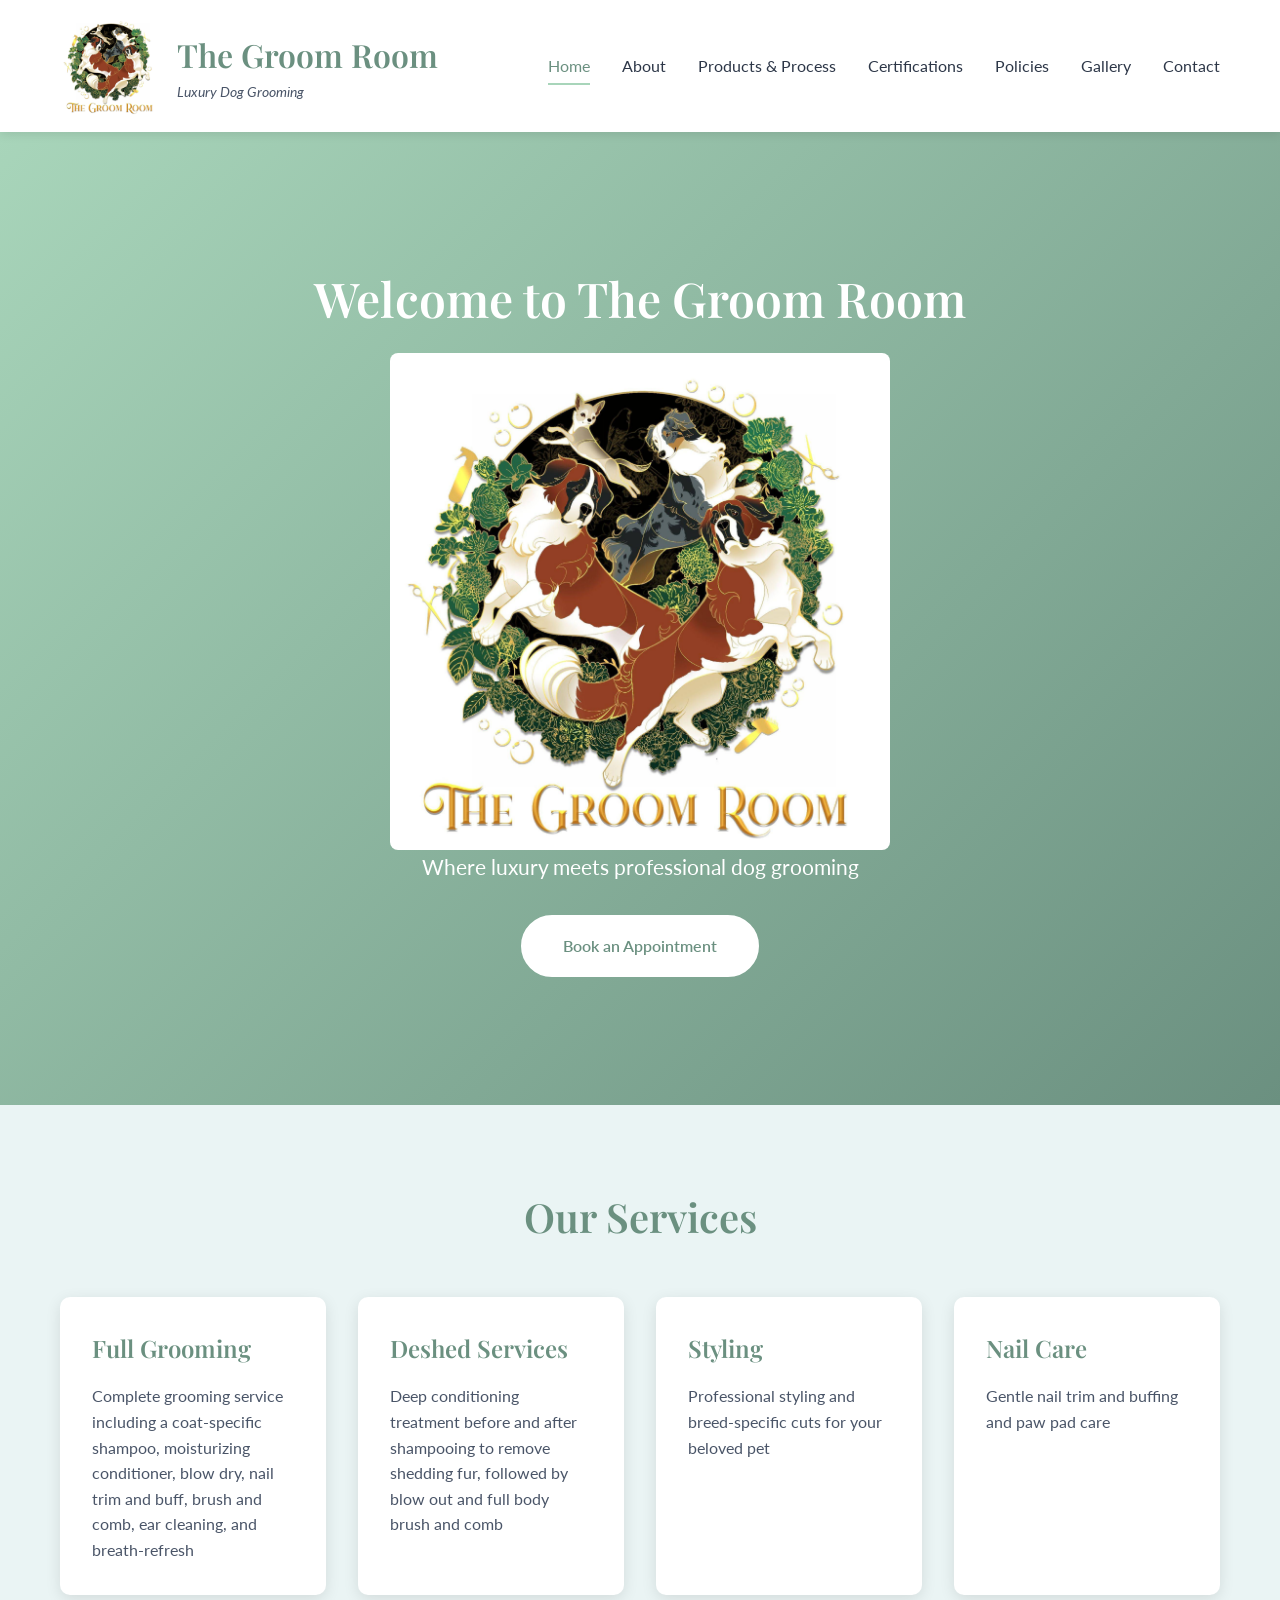
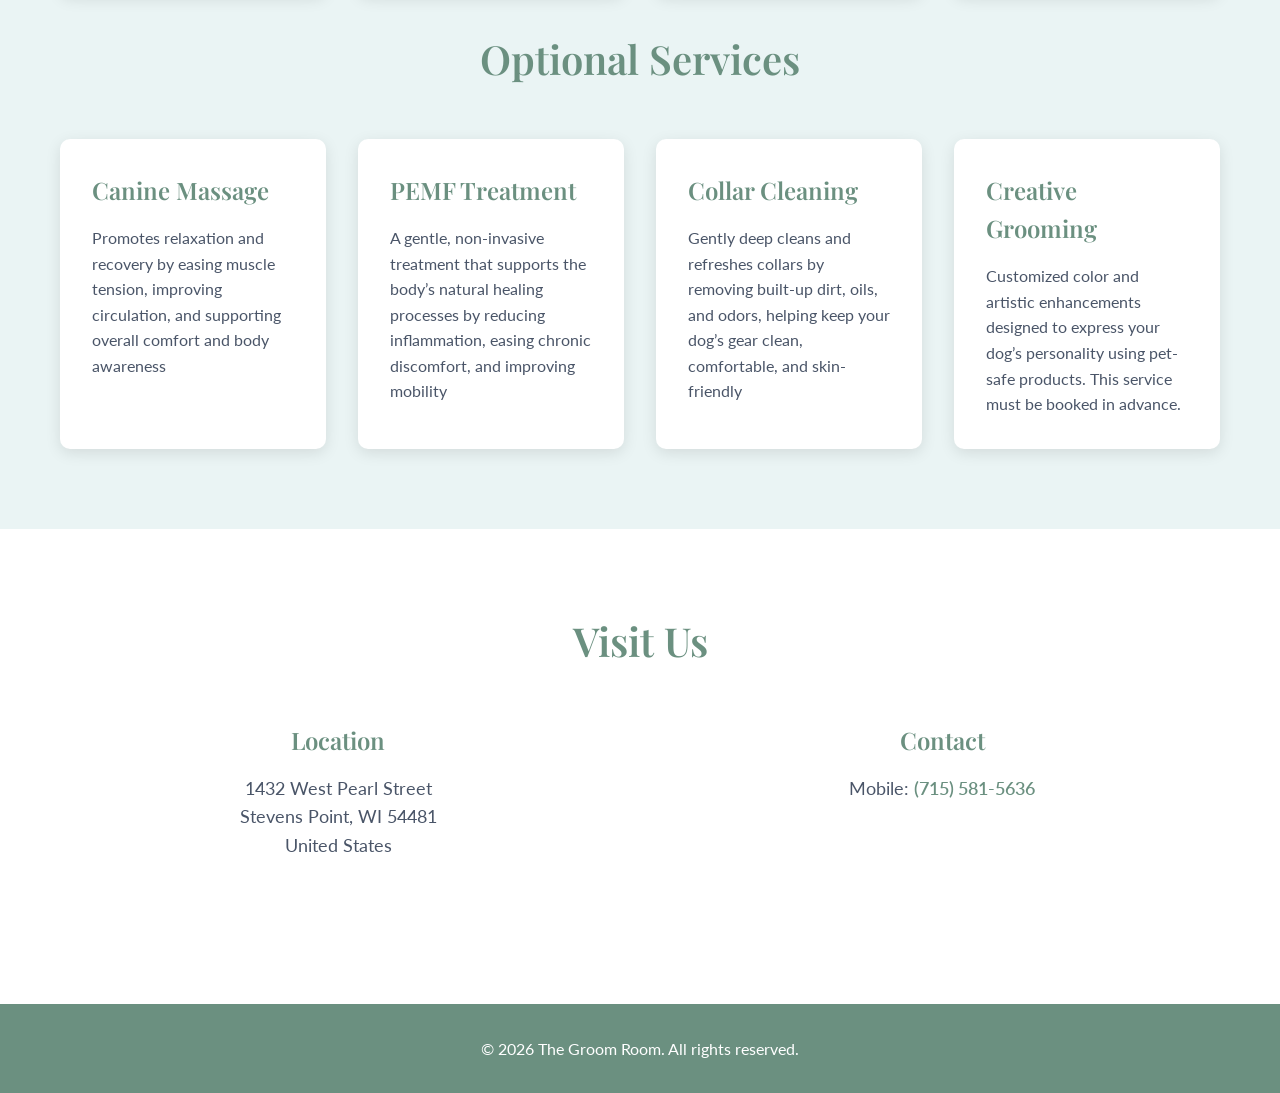
<file: index.html>
<!DOCTYPE html>
<html lang="en">
<head>
    <meta charset="UTF-8">
    <meta name="viewport" content="width=device-width, initial-scale=1.0">
    <title>The Groom Room - Luxury Dog Grooming</title>
    <link rel="stylesheet" href="styles.css">
    <link href="https://fonts.googleapis.com/css2?family=Playfair+Display:wght@400;600;700&family=Lato:wght@300;400;700&display=swap" rel="stylesheet">
</head>
<body>
    <header>
        <div class="container">
            <div class="logo">
                <img src="Photos/logo.jpg" alt="The Groom Room Logo" class="logo-img">
                <div class="logo-text">
                    <h1>The Groom Room</h1>
                    <p class="tagline">Luxury Dog Grooming</p>
                </div>
            </div>
            <nav>
                <ul>
                    <li><a href="index.html" class="active">Home</a></li>
                    <li><a href="about.html">About</a></li>
                    <li><a href="products.html">Products & Process</a></li>
                    <li><a href="certifications.html">Certifications</a></li>
                    <li><a href="policies.html">Policies</a></li>
                    <li><a href="gallery.html">Gallery</a></li>
                    <li><a href="contact.html">Contact</a></li>
                </ul>
            </nav>
        </div>
    </header>

    <section class="hero">
        <div class="hero-content">
            <h2>Welcome to The Groom Room</h2>
            <img src="Photos/logo.jpg" alt="The Groom Room Logo" class="logo2-img">
            <p>Where luxury meets professional dog grooming</p>
            <a href="contact.html" class="btn">Book an Appointment</a>
        </div>
    </section>

    <section class="services">
        <div class="container">
            <h2>Our Services</h2>
            <div class="service-grid">
                <div class="service-card">
                    <h3>Full Grooming</h3>
                    <p>Complete grooming service including a coat-specific shampoo, moisturizing conditioner, blow dry, nail trim and buff, brush and comb, ear cleaning, and breath-refresh</p>
                </div>
                <div class="service-card">
                    <h3>Deshed Services</h3>
                    <p>Deep conditioning treatment before and after shampooing to remove shedding fur, followed by blow out and full body brush and comb</p>
                </div>
                <div class="service-card">
                    <h3>Styling</h3>
                    <p>Professional styling and breed-specific cuts for your beloved pet</p>
                </div>
                <div class="service-card">
                    <h3>Nail Care</h3>
                    <p>Gentle nail trim and buffing and paw pad care</p>
                </div>
            </div>

            <h2 style="margin-top: 32px;">Optional Services</h2>
            <div class="service-grid">
                <div class="service-card">
                    <h3>Canine Massage</h3>
                    <p>Promotes relaxation and recovery by easing muscle tension, improving circulation, and supporting overall comfort and body awareness</p>
                </div>
                <div class="service-card">
                    <h3>PEMF Treatment</h3>
                    <p>A gentle, non-invasive treatment that supports the body’s natural healing processes by reducing inflammation, easing chronic discomfort, and improving mobility</p>
                </div>
                <div class="service-card">
                    <h3>Collar Cleaning</h3>
                    <p>Gently deep cleans and refreshes collars by removing built-up dirt, oils, and odors, helping keep your dog’s gear clean, comfortable, and skin-friendly</p>
                </div>
                <div class="service-card">
                    <h3>Creative Grooming</h3>
                    <p>Customized color and artistic enhancements designed to express your dog’s personality using pet-safe products. This service must be booked in advance.</p>
                </div>
            </div>
        </div>
    </section>

    <section class="location">
        <div class="container">
            <h2>Visit Us</h2>
            <div class="location-info">
                <div class="address">
                    <h3>Location</h3>
                    <p>1432 West Pearl Street<br>
                    Stevens Point, WI 54481<br>
                    United States</p>
                </div>
                <div class="phone">
                    <h3>Contact</h3>
                    <p>Mobile: <a href="tel:+17155815636">(715) 581-5636</a></p>
                </div>
            </div>
        </div>
    </section>

    <footer>
        <div class="container">
            <p>&copy; 2026 The Groom Room. All rights reserved.</p>
        </div>
    </footer>
</body>
</html>
</file>
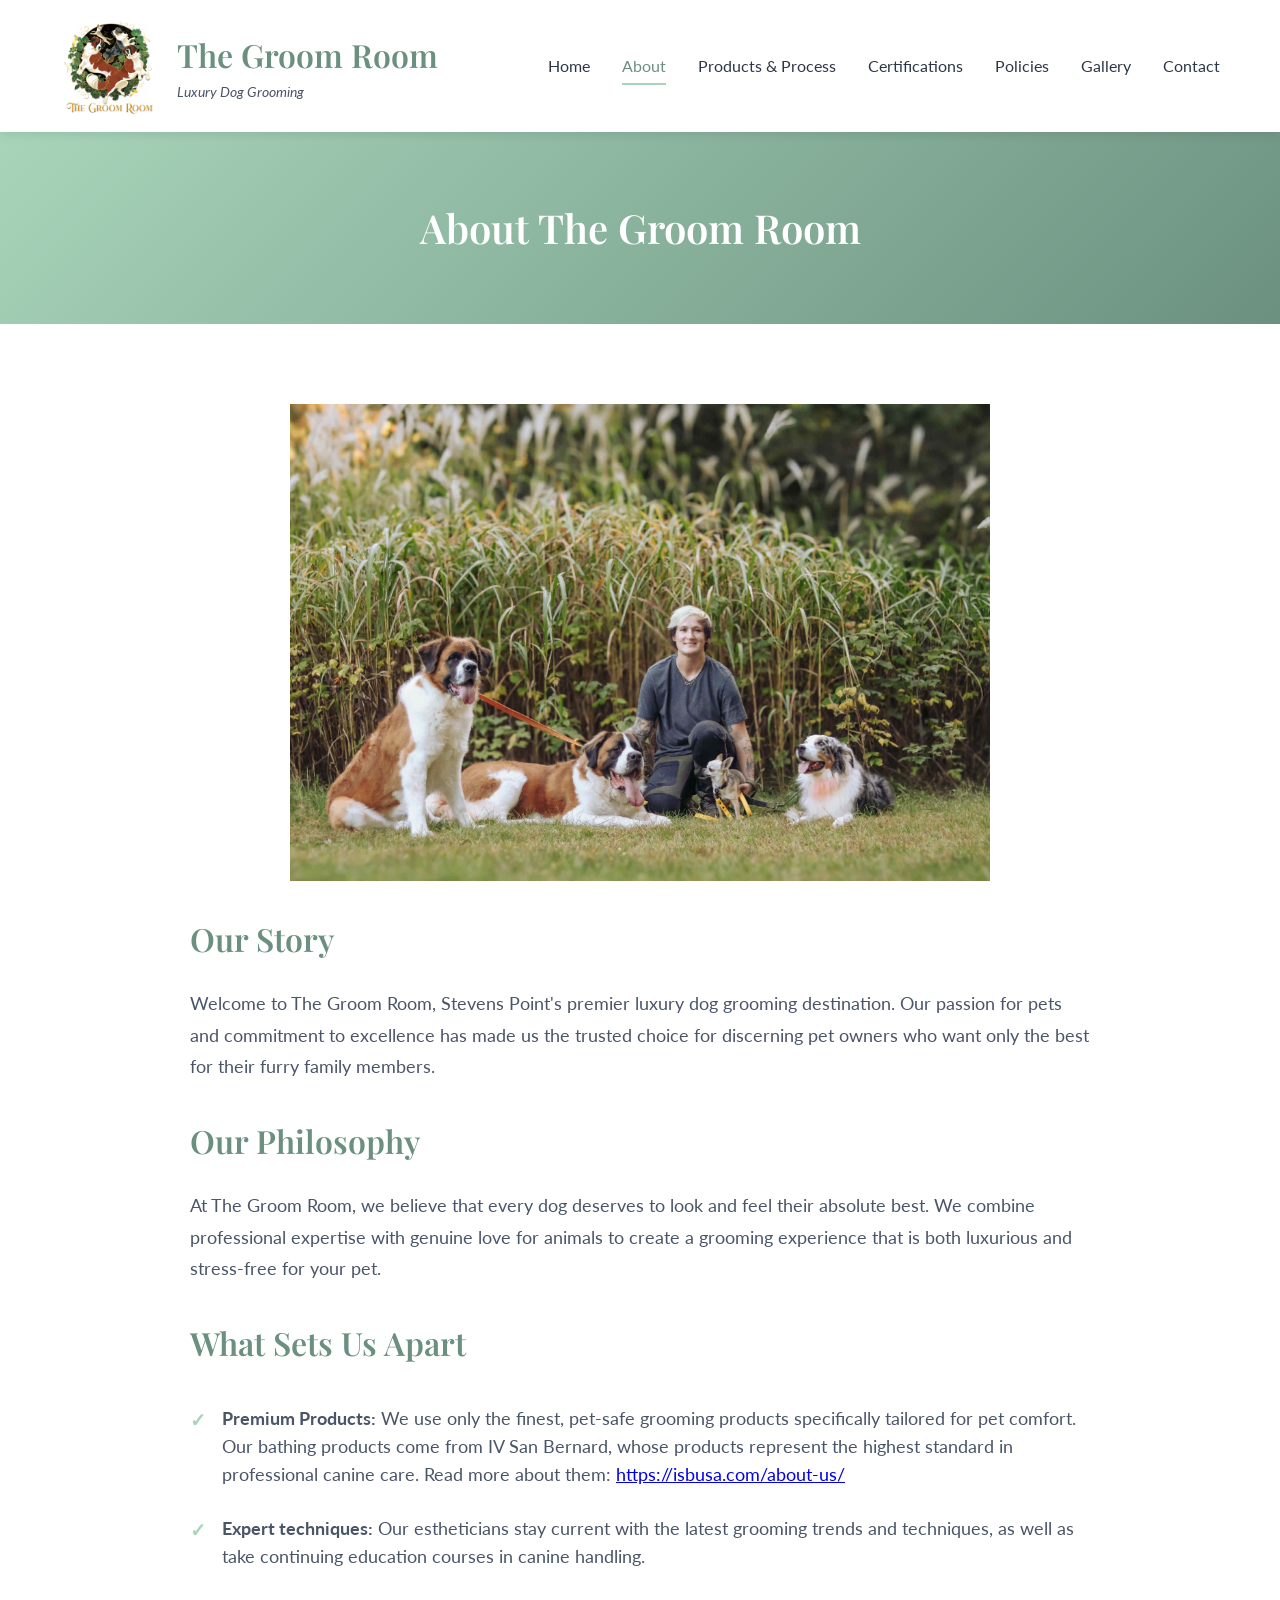
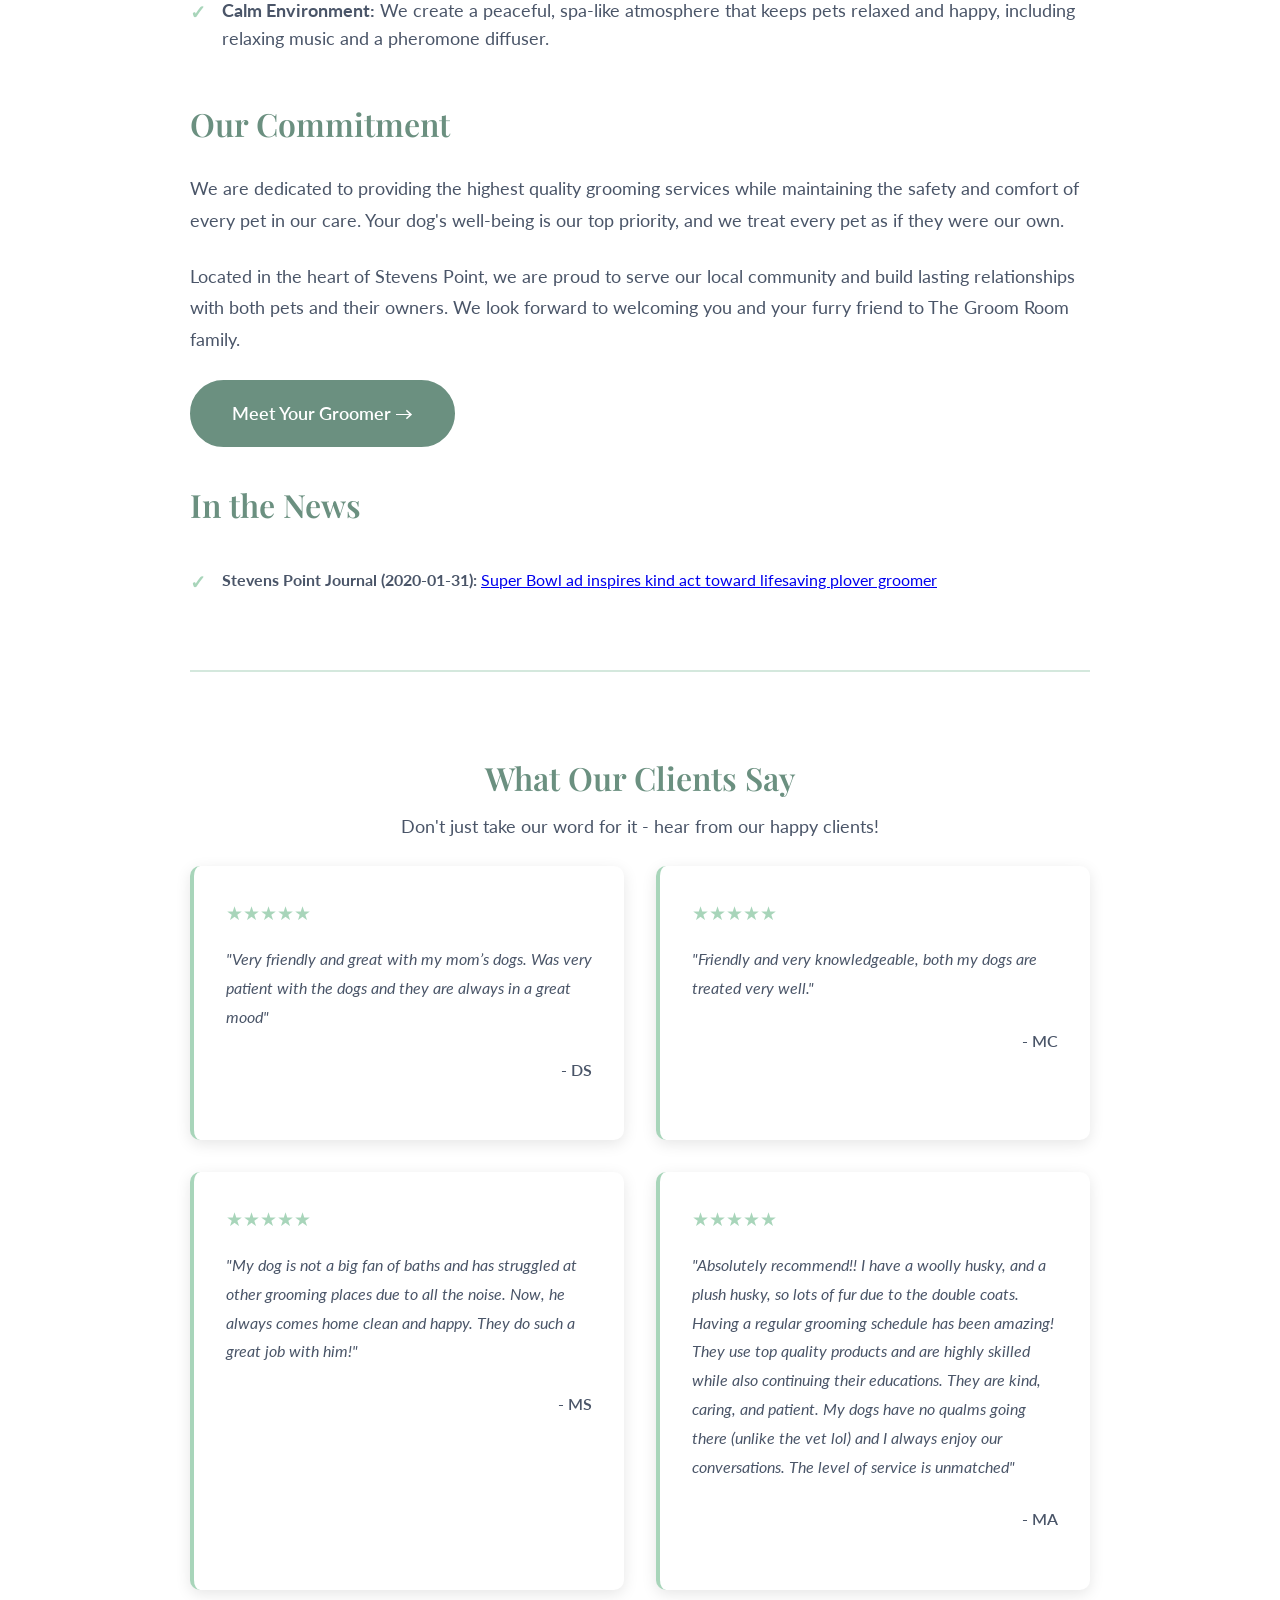
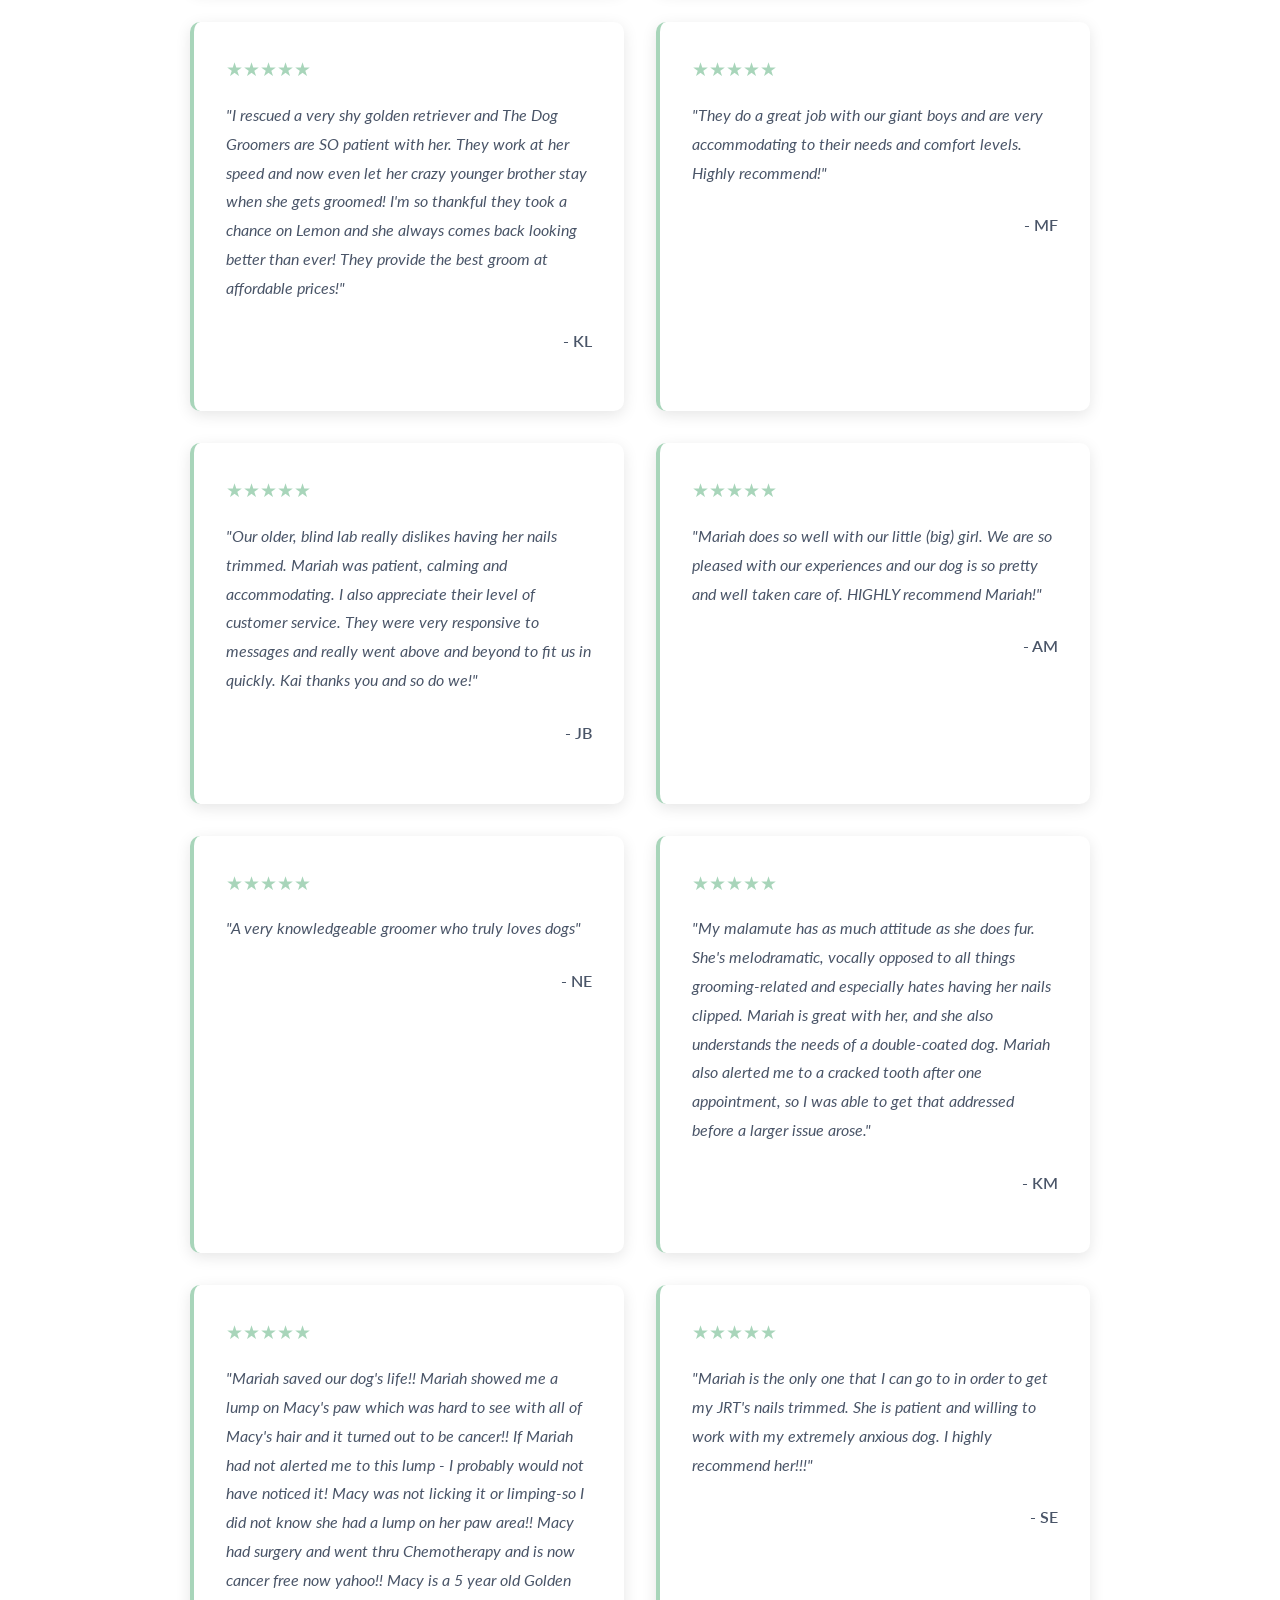
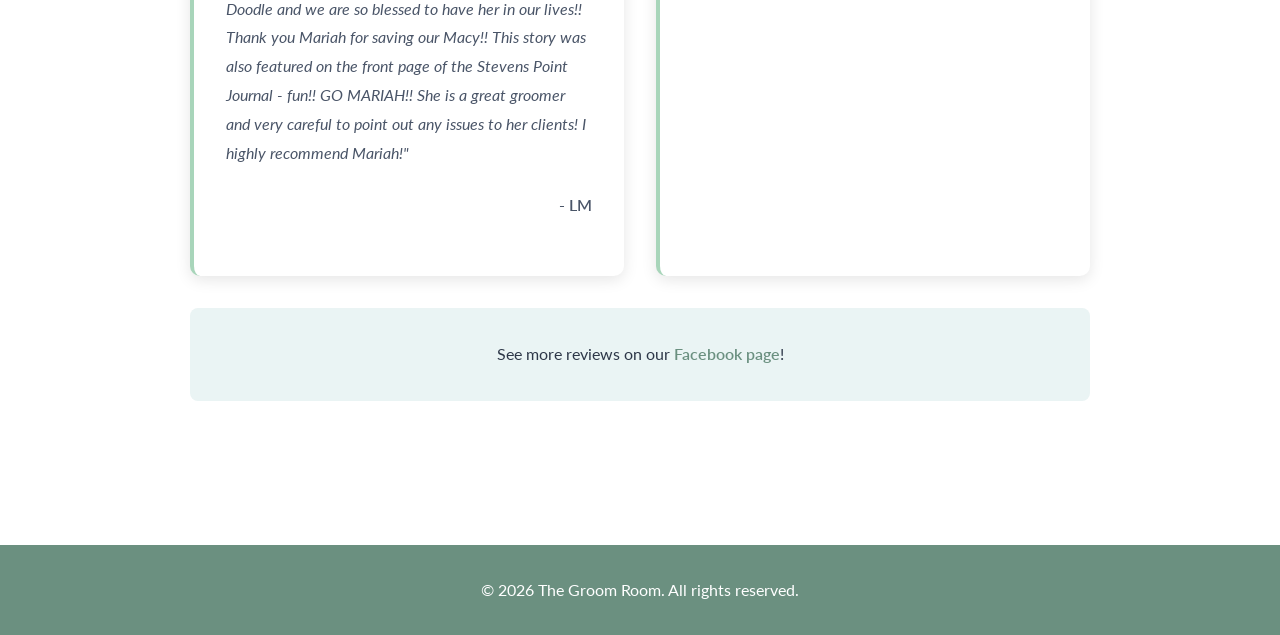
<file: about.html>
<!DOCTYPE html>
<html lang="en">
<head>
    <meta charset="UTF-8">
    <meta name="viewport" content="width=device-width, initial-scale=1.0">
    <title>About - The Groom Room</title>
    <link rel="stylesheet" href="styles.css">
    <link href="https://fonts.googleapis.com/css2?family=Playfair+Display:wght@400;600;700&family=Lato:wght@300;400;700&display=swap" rel="stylesheet">
</head>
<body>
    <header>
        <div class="container">
            <div class="logo">
                <img src="Photos/logo.jpg" alt="The Groom Room Logo" class="logo-img">
                <div class="logo-text">
                    <h1>The Groom Room</h1>
                    <p class="tagline">Luxury Dog Grooming</p>
                </div>
            </div>
            <nav>
                <ul>
                    <li><a href="index.html">Home</a></li>
                    <li><a href="about.html" class="active">About</a></li>
                    <li><a href="products.html">Products & Process</a></li>
                    <li><a href="certifications.html">Certifications</a></li>
                    <li><a href="policies.html">Policies</a></li>
                    <li><a href="gallery.html">Gallery</a></li>
                    <li><a href="contact.html">Contact</a></li>
                </ul>
            </nav>
        </div>
    </header>

    <section class="page-header">
        <div class="container">
            <h1>About The Groom Room</h1>
        </div>
    </section>

    <section class="content">
        <img src="Photos/About.jpg" alt="The Groom Room Logo" class="about-img">
                
        <div class="container">
            <div class="about-content">
                <div class="about-text">
                    <h2>Our Story</h2>
                    <p>Welcome to The Groom Room, Stevens Point's premier luxury dog grooming destination. Our passion for pets and commitment to excellence has made us the trusted choice for discerning pet owners who want only the best for their furry family members.</p>
                    
                    <h2>Our Philosophy</h2>
                    <p>At The Groom Room, we believe that every dog deserves to look and feel their absolute best. We combine professional expertise with genuine love for animals to create a grooming experience that is both luxurious and stress-free for your pet.</p>
                    
                    <h2>What Sets Us Apart</h2>
                    <ul class="features-list">
                        <li><strong>Premium Products:</strong> We use only the finest, pet-safe grooming products specifically tailored for pet comfort. Our bathing products come from IV San Bernard, whose products represent the highest standard in professional canine care. Read more about them: <a href="https://isbusa.com/about-us/" target="_blank" rel="noopener noreferrer">https://isbusa.com/about-us/</a></li>
                        <li><strong>Expert techniques:</strong> Our estheticians stay current with the latest grooming trends and techniques, as well as take continuing education courses in canine handling.</li>
                        <li><strong>Calm Environment:</strong> We create a peaceful, spa-like atmosphere that keeps pets relaxed and happy, including relaxing music and a pheromone diffuser.</li>
                    </ul>

                    <h2>Our Commitment</h2>
                    <p>We are dedicated to providing the highest quality grooming services while maintaining the safety and comfort of every pet in our care. Your dog's well-being is our top priority, and we treat every pet as if they were our own.</p>
                    
                    <p>Located in the heart of Stevens Point, we are proud to serve our local community and build lasting relationships with both pets and their owners. We look forward to welcoming you and your furry friend to The Groom Room family.</p>
                    <p><a href="meet-your-groomer.html" class="btn btn-dark">Meet Your Groomer &rarr;</a></p>
                </div>
                <h2>In the News</h2>
                <ul class="features-list">
                    <li>
                        <strong>Stevens Point Journal (2020-01-31):</strong>
                        <a href="https://www.stevenspointjournal.com/story/news/2020/01/31/super-bowl-ad-inspires-kind-act-toward-lifesaving-plover-groomer/4623350002/" target="_blank" rel="noopener noreferrer">Super Bowl ad inspires kind act toward lifesaving plover groomer</a>
                    </li>
                </ul>
                <div class="reviews-section">
                    <h2>What Our Clients Say</h2>
                    <p class="reviews-intro">Don't just take our word for it - hear from our happy clients!</p>
                    
                    <div class="reviews-grid">
                        <div class="review-card">
                            <div class="review-stars">★★★★★</div>
                            <p class="review-text">"Very friendly and great with my mom’s dogs. Was very patient with the dogs and they are always in a great mood"</p>
                            <p class="review-author">- DS</p>
                        </div>

                        <div class="review-card">
                            <div class="review-stars">★★★★★</div>
                            <p class="review-text">"Friendly and very knowledgeable, both my dogs are treated very well."</p>
                            <p class="review-author">- MC</p>
                        </div>

                        <div class="review-card">
                            <div class="review-stars">★★★★★</div>
                            <p class="review-text">"My dog is not a big fan of baths and has struggled at other grooming places due to all the noise. Now, he always comes home clean and happy. They do such a great job with him!"</p>
                            <p class="review-author">- MS</p>
                        </div>

                        <div class="review-card">
                            <div class="review-stars">★★★★★</div>
                            <p class="review-text">"Absolutely recommend!! I have a woolly husky, and a plush husky, so lots of fur due to the double coats. Having a regular grooming schedule has been amazing! They use top quality products and are highly skilled while also continuing their educations. They are kind, caring, and patient. My dogs have no qualms going there (unlike the vet lol) and I always enjoy our conversations. The level of service is unmatched"</p>
                            <p class="review-author">- MA</p>
                        </div>

                        <div class="review-card">
                            <div class="review-stars">★★★★★</div>
                            <p class="review-text">"I rescued a very shy golden retriever and The Dog Groomers are SO patient with her. They work at her speed and now even let her crazy younger brother stay when she gets groomed! I'm so thankful they took a chance on Lemon and she always comes back looking better than ever! They provide the best groom at affordable prices!"</p>
                            <p class="review-author">- KL</p>
                        </div>

                        <div class="review-card">
                            <div class="review-stars">★★★★★</div>
                            <p class="review-text">"They do a great job with our giant boys and are very accommodating to their needs and comfort levels. Highly recommend!"</p>
                            <p class="review-author">- MF</p>
                        </div>

                        <div class="review-card">
                            <div class="review-stars">★★★★★</div>
                            <p class="review-text">"Our older, blind lab really dislikes having her nails trimmed. Mariah was patient, calming and accommodating. I also appreciate their level of customer service. They were very responsive to messages and really went above and beyond to fit us in quickly. Kai thanks you and so do we!"</p>
                            <p class="review-author">- JB</p>
                        </div>

                        <div class="review-card">
                            <div class="review-stars">★★★★★</div>
                            <p class="review-text">"Mariah does so well with our little (big) girl. We are so pleased with our experiences and our dog is so pretty and well taken care of. HIGHLY recommend Mariah!"</p>
                            <p class="review-author">- AM</p>
                        </div>

                        <div class="review-card">
                            <div class="review-stars">★★★★★</div>
                            <p class="review-text">"A very knowledgeable groomer who truly loves dogs"</p>
                            <p class="review-author">- NE</p>
                        </div>

                        <div class="review-card">
                            <div class="review-stars">★★★★★</div>
                            <p class="review-text">"My malamute has as much attitude as she does fur. She's melodramatic, vocally opposed to all things grooming-related and especially hates having her nails clipped. Mariah is great with her, and she also understands the needs of a double-coated dog. Mariah also alerted me to a cracked tooth after one appointment, so I was able to get that addressed before a larger issue arose."</p>
                            <p class="review-author">- KM</p>
                        </div>

                        <div class="review-card">
                            <div class="review-stars">★★★★★</div>
                            <p class="review-text">"Mariah saved our dog's life!! Mariah showed me a lump on Macy's paw which was hard to see with all of Macy's hair and it turned out to be cancer!! If Mariah had not alerted me to this lump - I probably would not have noticed it! Macy was not licking it or limping-so I did not know she had a lump on her paw area!! Macy had surgery and went thru Chemotherapy and is now cancer free now yahoo!! Macy is a 5 year old Golden Doodle and we are so blessed to have her in our lives!! Thank you Mariah for saving our Macy!! This story was also featured on the front page of the Stevens Point Journal - fun!! GO MARIAH!! She is a great groomer and very careful to point out any issues to her clients! I highly recommend Mariah!"</p>
                            <p class="review-author">- LM</p>
                        </div>

                        <div class="review-card">
                            <div class="review-stars">★★★★★</div>
                            <p class="review-text">"Mariah is the only one that I can go to in order to get my JRT's nails trimmed. She is patient and willing to work with my extremely anxious dog. I highly recommend her!!!"</p>
                            <p class="review-author">- SE</p>
                        </div>
                    </div>

                    <div class="reviews-footer">
                        <p>See more reviews on our <a href="https://www.facebook.com/thegroomroomSP/reviews" target="_blank">Facebook page</a>!</p>
                    </div>
                </div>
            </div>
        </div>
    </section>

    <footer>
        <div class="container">
            <p>&copy; 2026 The Groom Room. All rights reserved.</p>
        </div>
    </footer>
</body>
</html>
</file>
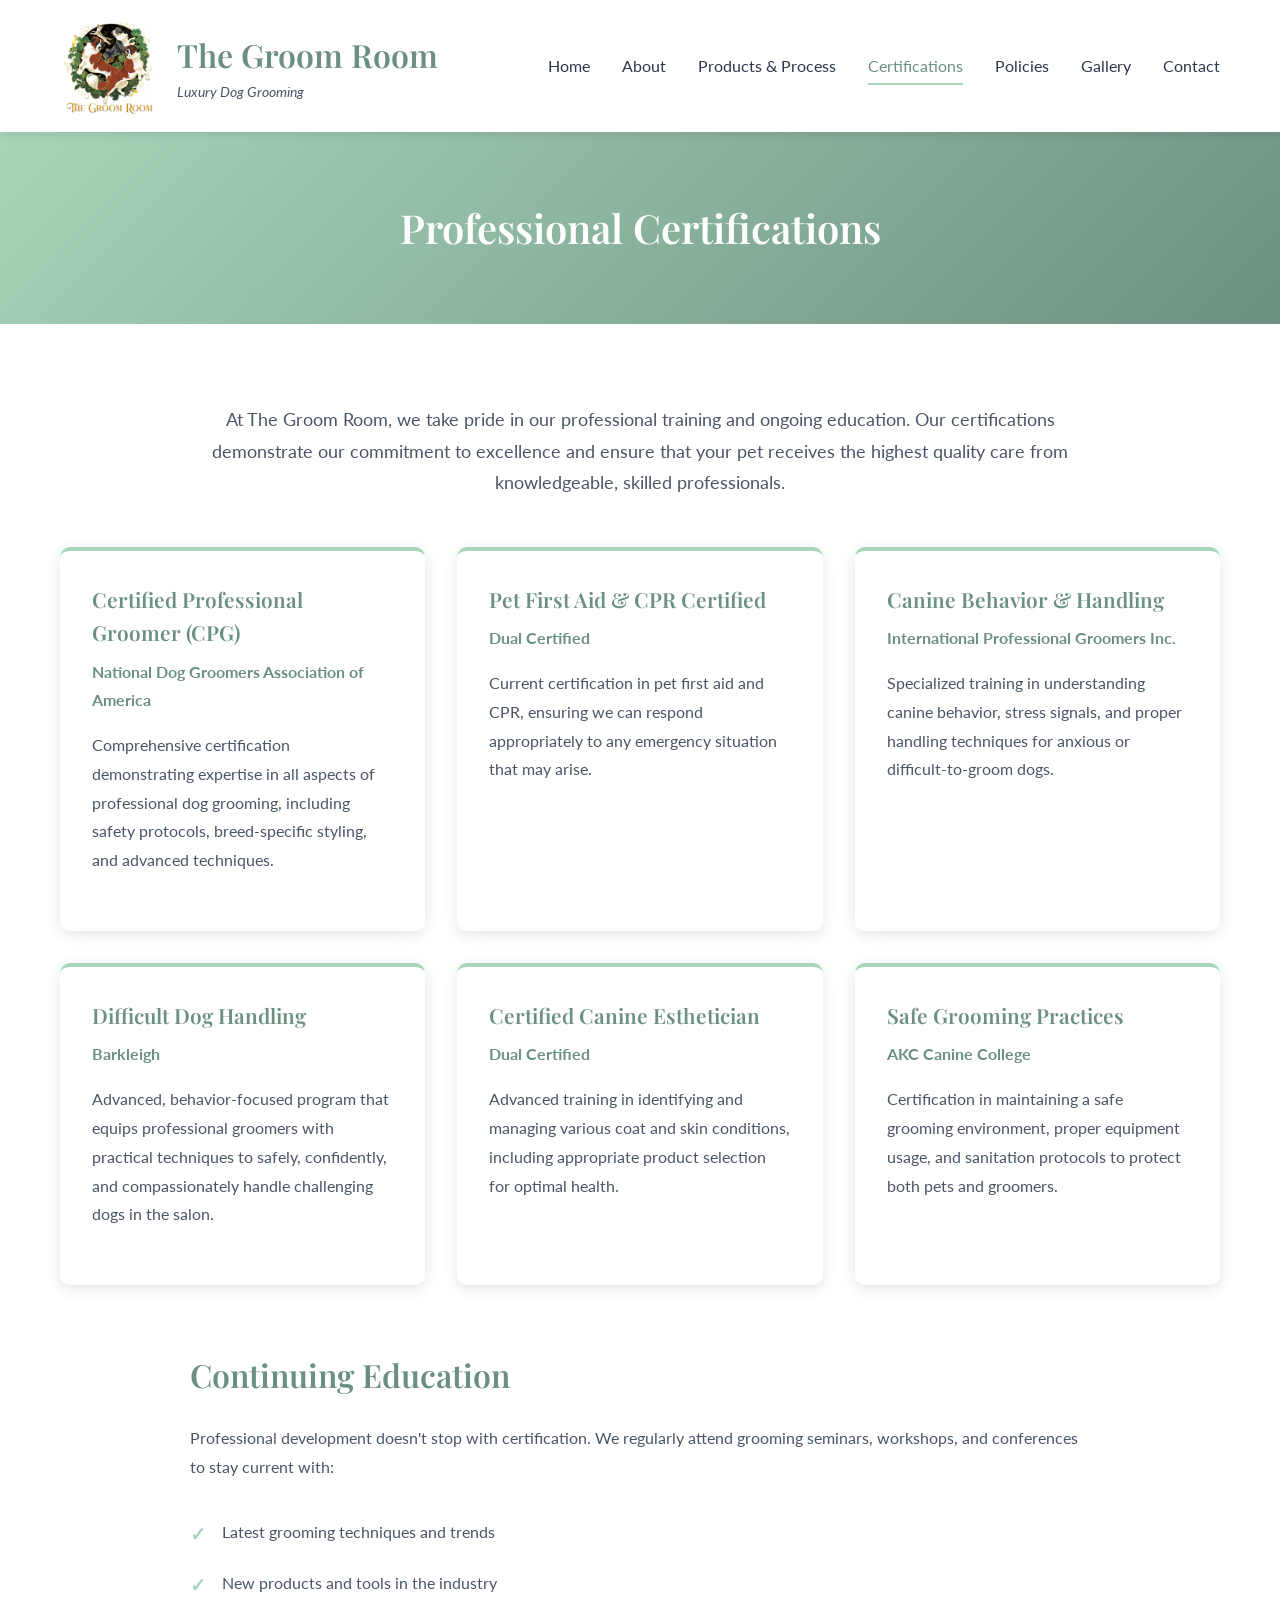
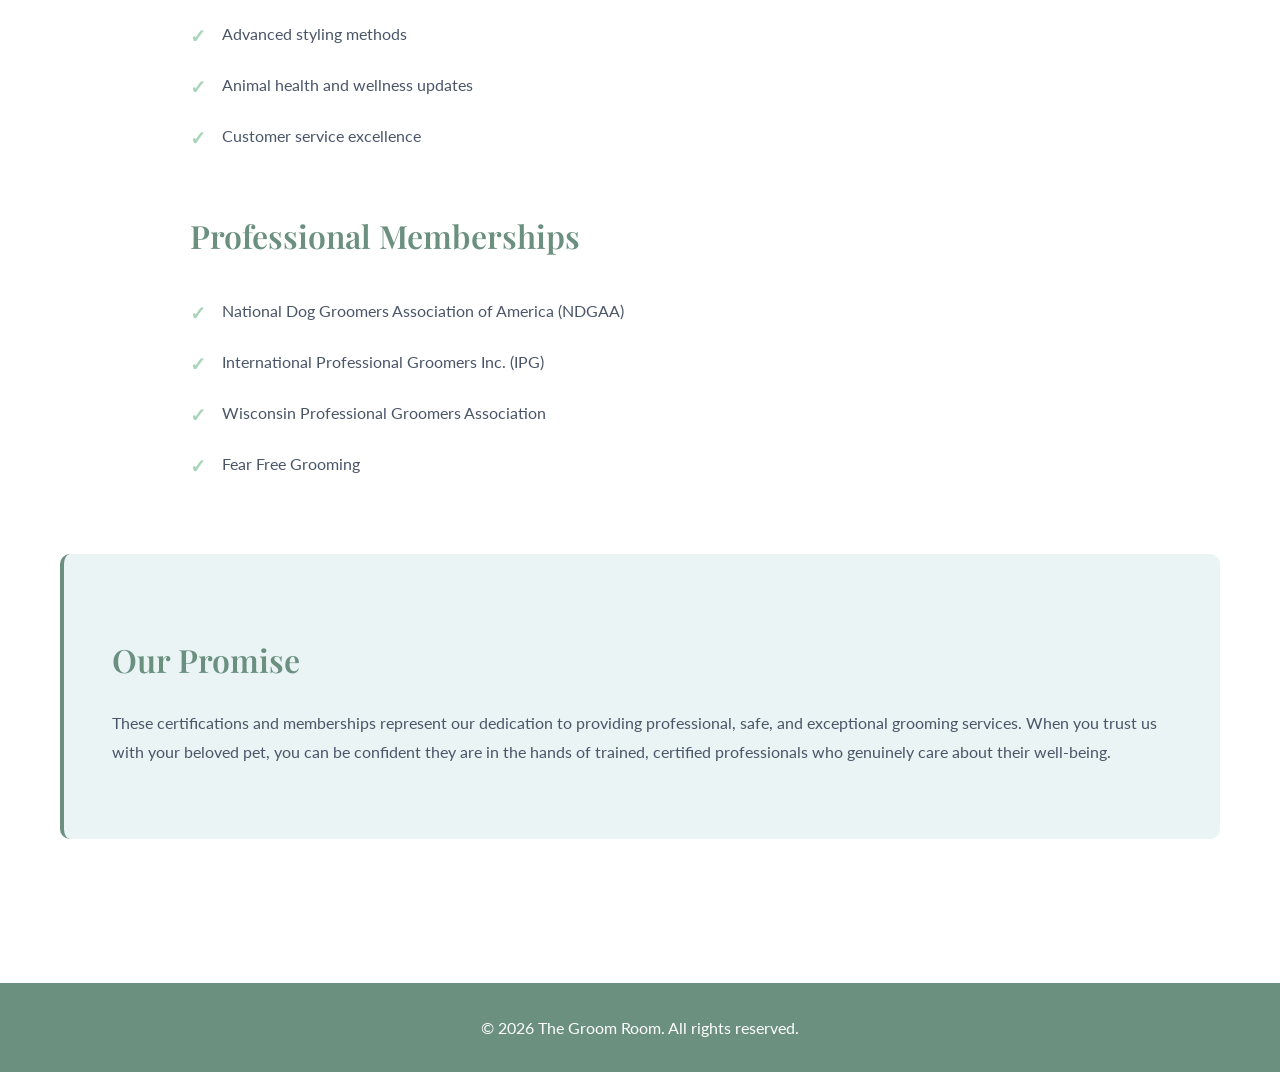
<file: certifications.html>
<!DOCTYPE html>
<html lang="en">
<head>
    <meta charset="UTF-8">
    <meta name="viewport" content="width=device-width, initial-scale=1.0">
    <title>Certifications - The Groom Room</title>
    <link rel="stylesheet" href="styles.css">
    <link href="https://fonts.googleapis.com/css2?family=Playfair+Display:wght@400;600;700&family=Lato:wght@300;400;700&display=swap" rel="stylesheet">
</head>
<body>
    <header>
        <div class="container">
            <div class="logo">
                <img src="Photos/logo.jpg" alt="The Groom Room Logo" class="logo-img">
                <div class="logo-text">
                    <h1>The Groom Room</h1>
                    <p class="tagline">Luxury Dog Grooming</p>
                </div>
            </div>
            <nav>
                <ul>
                    <li><a href="index.html">Home</a></li>
                    <li><a href="about.html">About</a></li>
                    <li><a href="products.html">Products & Process</a></li>
                    <li><a href="certifications.html" class="active">Certifications</a></li>
                    <li><a href="policies.html">Policies</a></li>
                    <li><a href="gallery.html">Gallery</a></li>
                    <li><a href="contact.html">Contact</a></li>
                </ul>
            </nav>
        </div>
    </header>

    <section class="page-header">
        <div class="container">
            <h1>Professional Certifications</h1>
        </div>
    </section>

    <section class="content">
        <div class="container">
            <div class="intro-text">
                <p>At The Groom Room, we take pride in our professional training and ongoing education. Our certifications demonstrate our commitment to excellence and ensure that your pet receives the highest quality care from knowledgeable, skilled professionals.</p>
            </div>

            <div class="certifications-grid">
                <div class="cert-card">
                    <h3>Certified Professional Groomer (CPG)</h3>
                    <p><strong>National Dog Groomers Association of America</strong></p>
                    <p>Comprehensive certification demonstrating expertise in all aspects of professional dog grooming, including safety protocols, breed-specific styling, and advanced techniques.</p>
                </div>

                <div class="cert-card">
                    <h3>Pet First Aid & CPR Certified</h3>
                    <p><strong>Dual Certified</strong></p>
                    <p>Current certification in pet first aid and CPR, ensuring we can respond appropriately to any emergency situation that may arise.</p>
                </div>

                <div class="cert-card">
                    <h3>Canine Behavior & Handling</h3>
                    <p><strong>International Professional Groomers Inc.</strong></p>
                    <p>Specialized training in understanding canine behavior, stress signals, and proper handling techniques for anxious or difficult-to-groom dogs.</p>
                </div>

                <div class="cert-card">
                    <h3>Difficult Dog Handling</h3>
                    <p><strong>Barkleigh</strong></p>
                    <p>Advanced, behavior-focused program that equips professional groomers with practical techniques to safely, confidently, and compassionately handle challenging dogs in the salon.</p>
                </div>

                <div class="cert-card">
                    <h3>Certified Canine Esthetician</h3>
                    <p><strong>Dual Certified</strong></p>
                    <p>Advanced training in identifying and managing various coat and skin conditions, including appropriate product selection for optimal health.</p>
                </div>

                <div class="cert-card">
                    <h3>Safe Grooming Practices</h3>
                    <p><strong>AKC Canine College</strong></p>
                    <p>Certification in maintaining a safe grooming environment, proper equipment usage, and sanitation protocols to protect both pets and groomers.</p>
                </div>
            </div>

            <div class="education-section">
                <h2>Continuing Education</h2>
                <p>Professional development doesn't stop with certification. We regularly attend grooming seminars, workshops, and conferences to stay current with:</p>
                <ul class="features-list">
                    <li>Latest grooming techniques and trends</li>
                    <li>New products and tools in the industry</li>
                    <li>Advanced styling methods</li>
                    <li>Animal health and wellness updates</li>
                    <li>Customer service excellence</li>
                </ul>
            </div>

            <div class="memberships">
                <h2>Professional Memberships</h2>
                <ul class="features-list">
                    <li>National Dog Groomers Association of America (NDGAA)</li>
                    <li>International Professional Groomers Inc. (IPG)</li>
                    <li>Wisconsin Professional Groomers Association</li>
                    <li>Fear Free Grooming</li>
                </ul>
            </div>

            <div class="quality-commitment">
                <h2>Our Promise</h2>
                <p>These certifications and memberships represent our dedication to providing professional, safe, and exceptional grooming services. When you trust us with your beloved pet, you can be confident they are in the hands of trained, certified professionals who genuinely care about their well-being.</p>
            </div>
        </div>
    </section>

    <footer>
        <div class="container">
            <p>&copy; 2026 The Groom Room. All rights reserved.</p>
        </div>
    </footer>
</body>
</html>
</file>
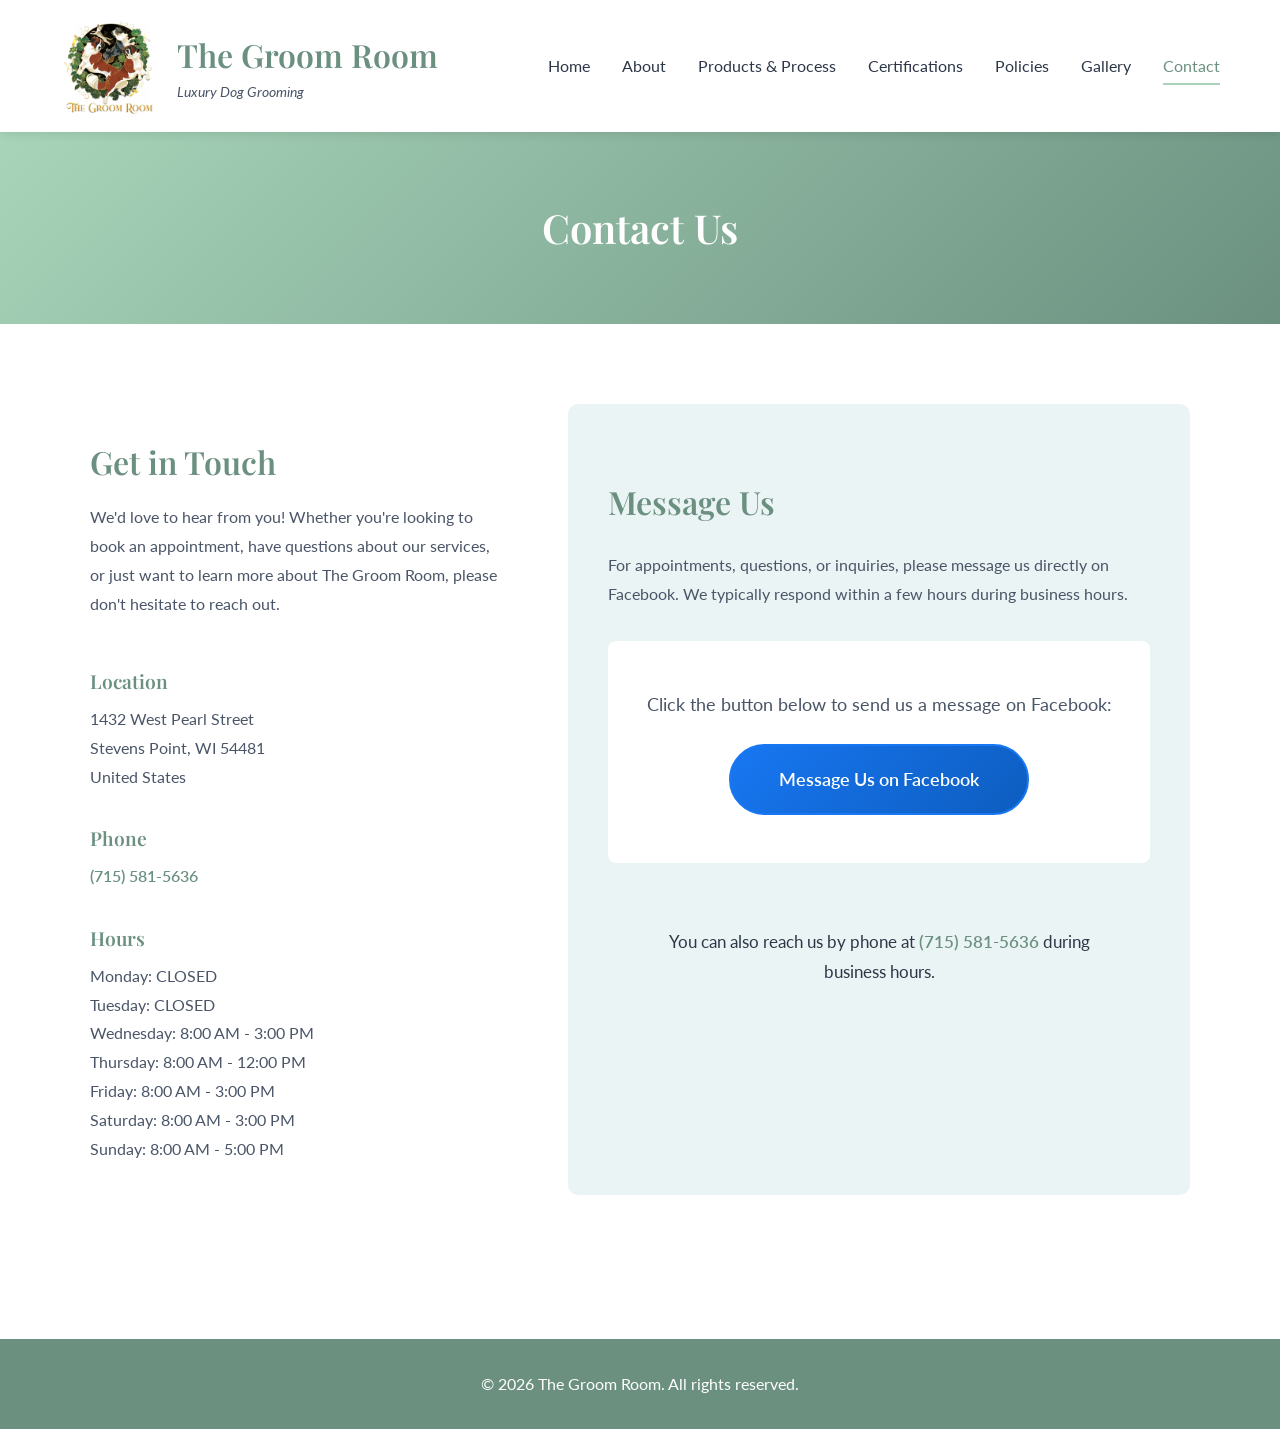
<file: contact.html>
<!DOCTYPE html>
<html lang="en">
<head>
    <meta charset="UTF-8">
    <meta name="viewport" content="width=device-width, initial-scale=1.0">
    <title>Contact - The Groom Room</title>
    <link rel="stylesheet" href="styles.css">
    <link href="https://fonts.googleapis.com/css2?family=Playfair+Display:wght@400;600;700&family=Lato:wght@300;400;700&display=swap" rel="stylesheet">
</head>
<body>
    <header>
        <div class="container">
            <div class="logo">
                <img src="Photos/logo.jpg" alt="The Groom Room Logo" class="logo-img">
                <div class="logo-text">
                    <h1>The Groom Room</h1>
                    <p class="tagline">Luxury Dog Grooming</p>
                </div>
            </div>
            <nav>
                <ul>
                    <li><a href="index.html">Home</a></li>
                    <li><a href="about.html">About</a></li>
                    <li><a href="products.html">Products & Process</a></li>
                    <li><a href="certifications.html">Certifications</a></li>
                    <li><a href="policies.html">Policies</a></li>
                    <li><a href="gallery.html">Gallery</a></li>
                    <li><a href="contact.html" class="active">Contact</a></li>
                </ul>
            </nav>
        </div>
    </header>

    <section class="page-header">
        <div class="container">
            <h1>Contact Us</h1>
        </div>
    </section>

    <section class="content">
        <div class="container">
            <div class="contact-layout">
                <div class="contact-info">
                    <h2>Get in Touch</h2>
                    <p>We'd love to hear from you! Whether you're looking to book an appointment, have questions about our services, or just want to learn more about The Groom Room, please don't hesitate to reach out.</p>
                    
                    <div class="contact-details">
                        <div class="contact-item">
                            <h3>Location</h3>
                            <p>1432 West Pearl Street<br>
                            Stevens Point, WI 54481<br>
                            United States</p>
                        </div>
                        
                        <div class="contact-item">
                            <h3>Phone</h3>
                            <p><a href="tel:+17155815636">(715) 581-5636</a></p>
                        </div>
                        
                        <div class="contact-item">
                            <h3>Hours</h3>
                            <p>Monday: CLOSED<br>
                            Tuesday: CLOSED<br>
                            Wednesday: 8:00 AM - 3:00 PM<br>
                            Thursday: 8:00 AM - 12:00 PM<br>
                            Friday: 8:00 AM - 3:00 PM<br>
                            Saturday: 8:00 AM - 3:00 PM<br>
                            Sunday: 8:00 AM - 5:00 PM</p>
                        </div>
                    </div>
                </div>

                <div class="contact-form-container">
                    <h2>Message Us</h2>
                    <p>For appointments, questions, or inquiries, please message us directly on Facebook. We typically respond within a few hours during business hours.</p>
                    
                    <div class="facebook-message-box">
                        <p class="facebook-message-intro">Click the button below to send us a message on Facebook:</p>
                        <a href="https://www.facebook.com/thegroomroomSP" target="_blank" class="btn facebook-btn">Message Us on Facebook</a>
                    </div>
                    
                    <div class="contact-alternative">
                        <p>You can also reach us by phone at <a href="tel:+17155815636">(715) 581-5636</a> during business hours.</p>
                    </div>
                </div>
            </div>
        </div>
    </section>

    <footer>
        <div class="container">
            <p>&copy; 2026 The Groom Room. All rights reserved.</p>
        </div>
    </footer>
</body>
</html>
</file>
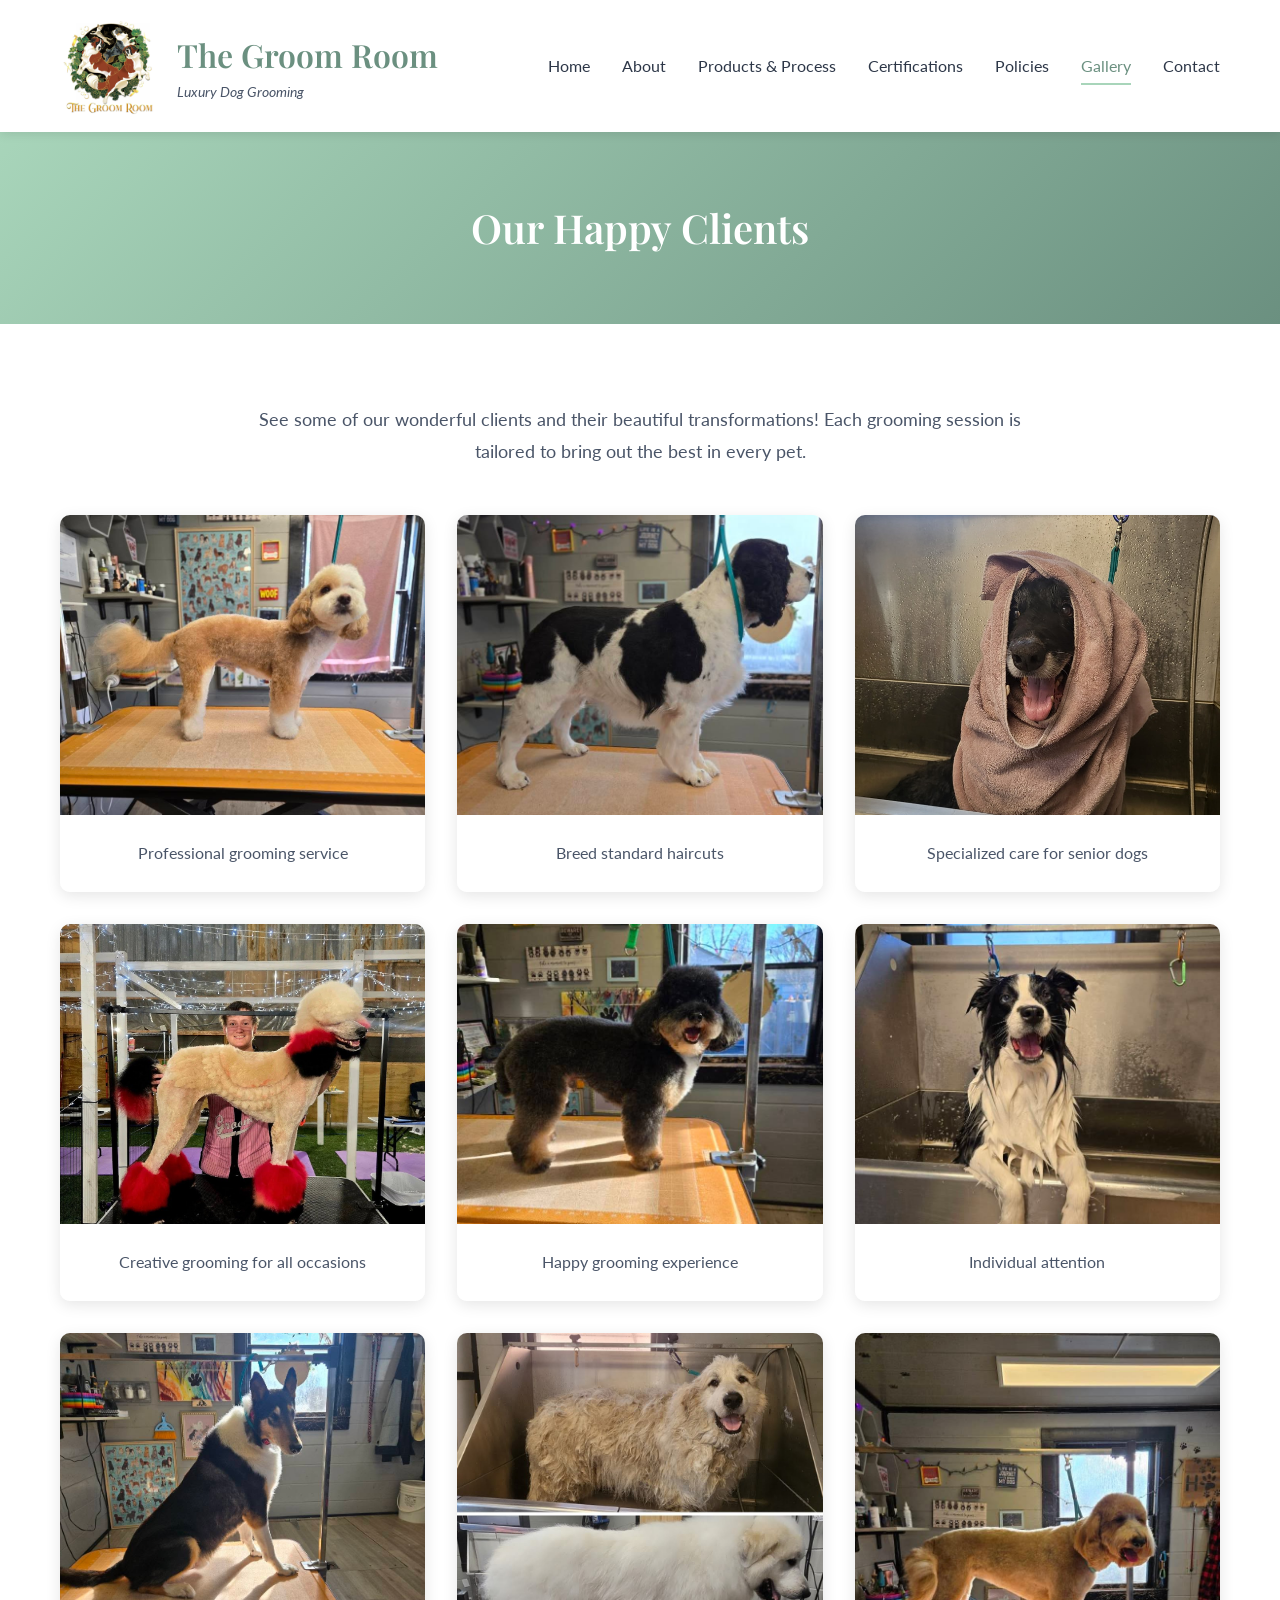
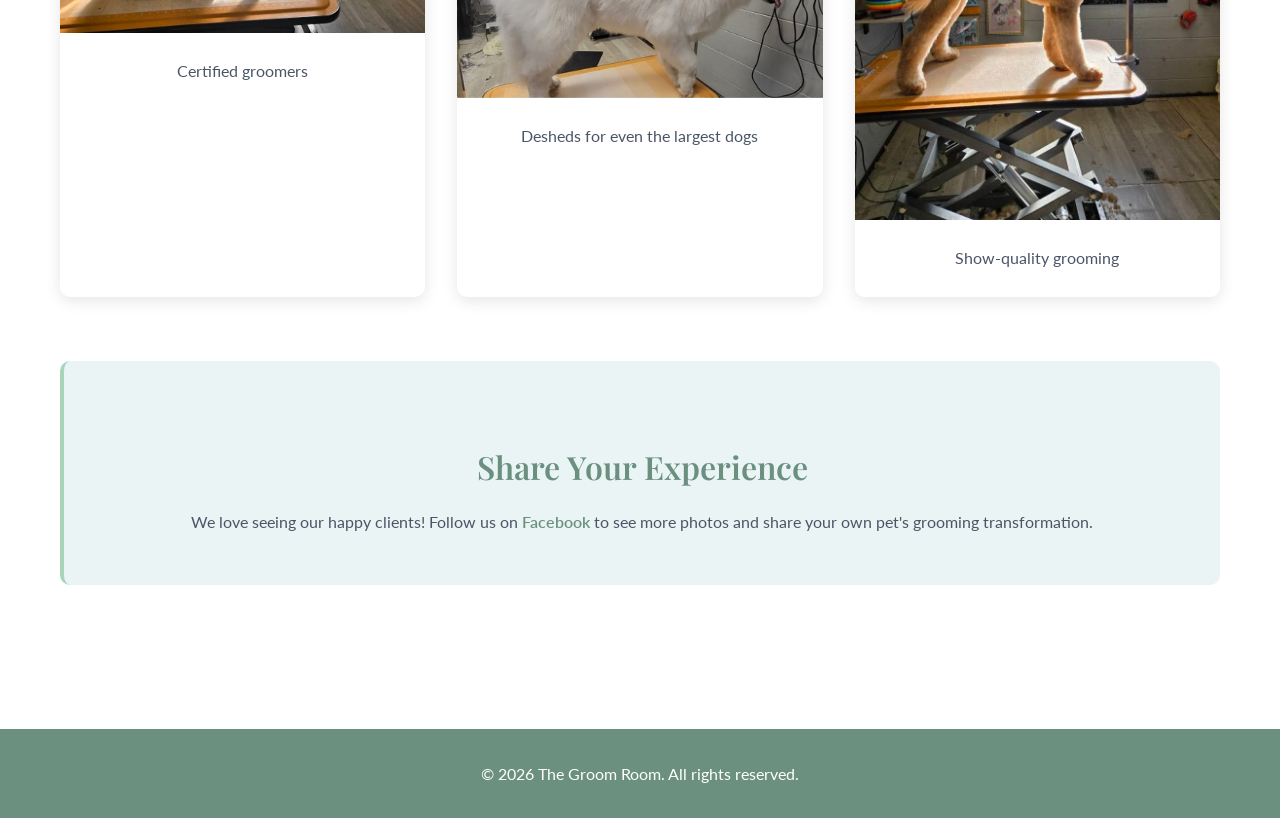
<file: gallery.html>
<!DOCTYPE html>
<html lang="en">
<head>
    <meta charset="UTF-8">
    <meta name="viewport" content="width=device-width, initial-scale=1.0">
    <title>Gallery - The Groom Room</title>
    <link rel="stylesheet" href="styles.css">
    <link href="https://fonts.googleapis.com/css2?family=Playfair+Display:wght@400;600;700&family=Lato:wght@300;400;700&display=swap" rel="stylesheet">
</head>
<body>
    <header>
        <div class="container">
            <div class="logo">
                <img src="Photos/logo.jpg" alt="The Groom Room Logo" class="logo-img">
                <div class="logo-text">
                    <h1>The Groom Room</h1>
                    <p class="tagline">Luxury Dog Grooming</p>
                </div>
            </div>
            <nav>
                <ul>
                    <li><a href="index.html">Home</a></li>
                    <li><a href="about.html">About</a></li>
                    <li><a href="products.html">Products & Process</a></li>
                    <li><a href="certifications.html">Certifications</a></li>
                    <li><a href="policies.html">Policies</a></li>
                    <li><a href="gallery.html" class="active">Gallery</a></li>
                    <li><a href="contact.html">Contact</a></li>
                </ul>
            </nav>
        </div>
    </header>

    <section class="page-header">
        <div class="container">
            <h1>Our Happy Clients</h1>
        </div>
    </section>

    <section class="content">
        <div class="container">
            <div class="gallery-intro">
                <p>See some of our wonderful clients and their beautiful transformations! Each grooming session is tailored to bring out the best in every pet.</p>
            </div>

            <div class="gallery-grid">
                            
                <div class="gallery-item">
                    <div class="gallery-placeholder">
                        <img src="Photos/Groom1.jpg" alt="Beautiful grooming results">
                    </div>
                    <div class="gallery-caption">
                        <p>Professional grooming service</p>
                    </div>
                </div>

                <div class="gallery-item">
                    <div class="gallery-placeholder">
                        <img src="Photos/Groom2.jpg" alt="Beautiful grooming results">
                    </div>
                    <div class="gallery-caption">
                        <p>Breed standard haircuts</p>
                    </div>
                </div>

                <div class="gallery-item">
                    <div class="gallery-placeholder">
                        <img src="Photos/GroomOld.jpg" alt="Beautiful grooming results">
                    </div>
                    <div class="gallery-caption">
                        <p>Specialized care for senior dogs</p>
                    </div>
                </div>

                <div class="gallery-item">
                    <div class="gallery-placeholder">
                        <img src="Photos/Groom4.jpg" alt="Beautiful grooming results">
                    </div>
                    <div class="gallery-caption">
                        <p>Creative grooming for all occasions</p>
                    </div>
                </div>

                <div class="gallery-item">
                    <div class="gallery-placeholder">
                        <img src="Photos/Groom5.jpg" alt="Beautiful grooming results">
                    </div>
                    <div class="gallery-caption">
                        <p>Happy grooming experience</p>
                    </div>
                </div>

                <div class="gallery-item">
                    <div class="gallery-placeholder">
                        <img src="Photos/Groom7.jpg" alt="Beautiful grooming results">
                    </div>
                    <div class="gallery-caption">
                        <p>Individual attention</p>
                    </div>
                </div>

                <div class="gallery-item">
                    <div class="gallery-placeholder">
                        <img src="Photos/Groom9.jpg" alt="Beautiful grooming results">
                    </div>
                    <div class="gallery-caption">
                        <p>Certified groomers</p>
                    </div>
                </div>
                                <div class="gallery-item">
                    <div class="gallery-placeholder2">
                        <img src="Photos/Groom8.jpg" alt="Beautiful grooming results">
                    </div>
                    <div class="gallery-caption">
                        <p>Desheds for even the largest dogs</p>
                    </div>
                </div>

                <div class="gallery-item">
                    <div class="gallery-placeholder2">
                        <img src="Photos/Groom6.jpg" alt="Beautiful grooming results">
                    </div>
                    <div class="gallery-caption">
                        <p>Show-quality grooming</p>
                    </div>
                </div>
            </div>

            <div class="gallery-note">
                <h2>Share Your Experience</h2>
                <p>We love seeing our happy clients! Follow us on <a href="https://www.facebook.com/thegroomroomSP" target="_blank">Facebook</a> to see more photos and share your own pet's grooming transformation.</p>
            </div>
        </div>
    </section>

    <footer>
        <div class="container">
            <p>&copy; 2026 The Groom Room. All rights reserved.</p>
        </div>
    </footer>
</body>
</html>
</file>
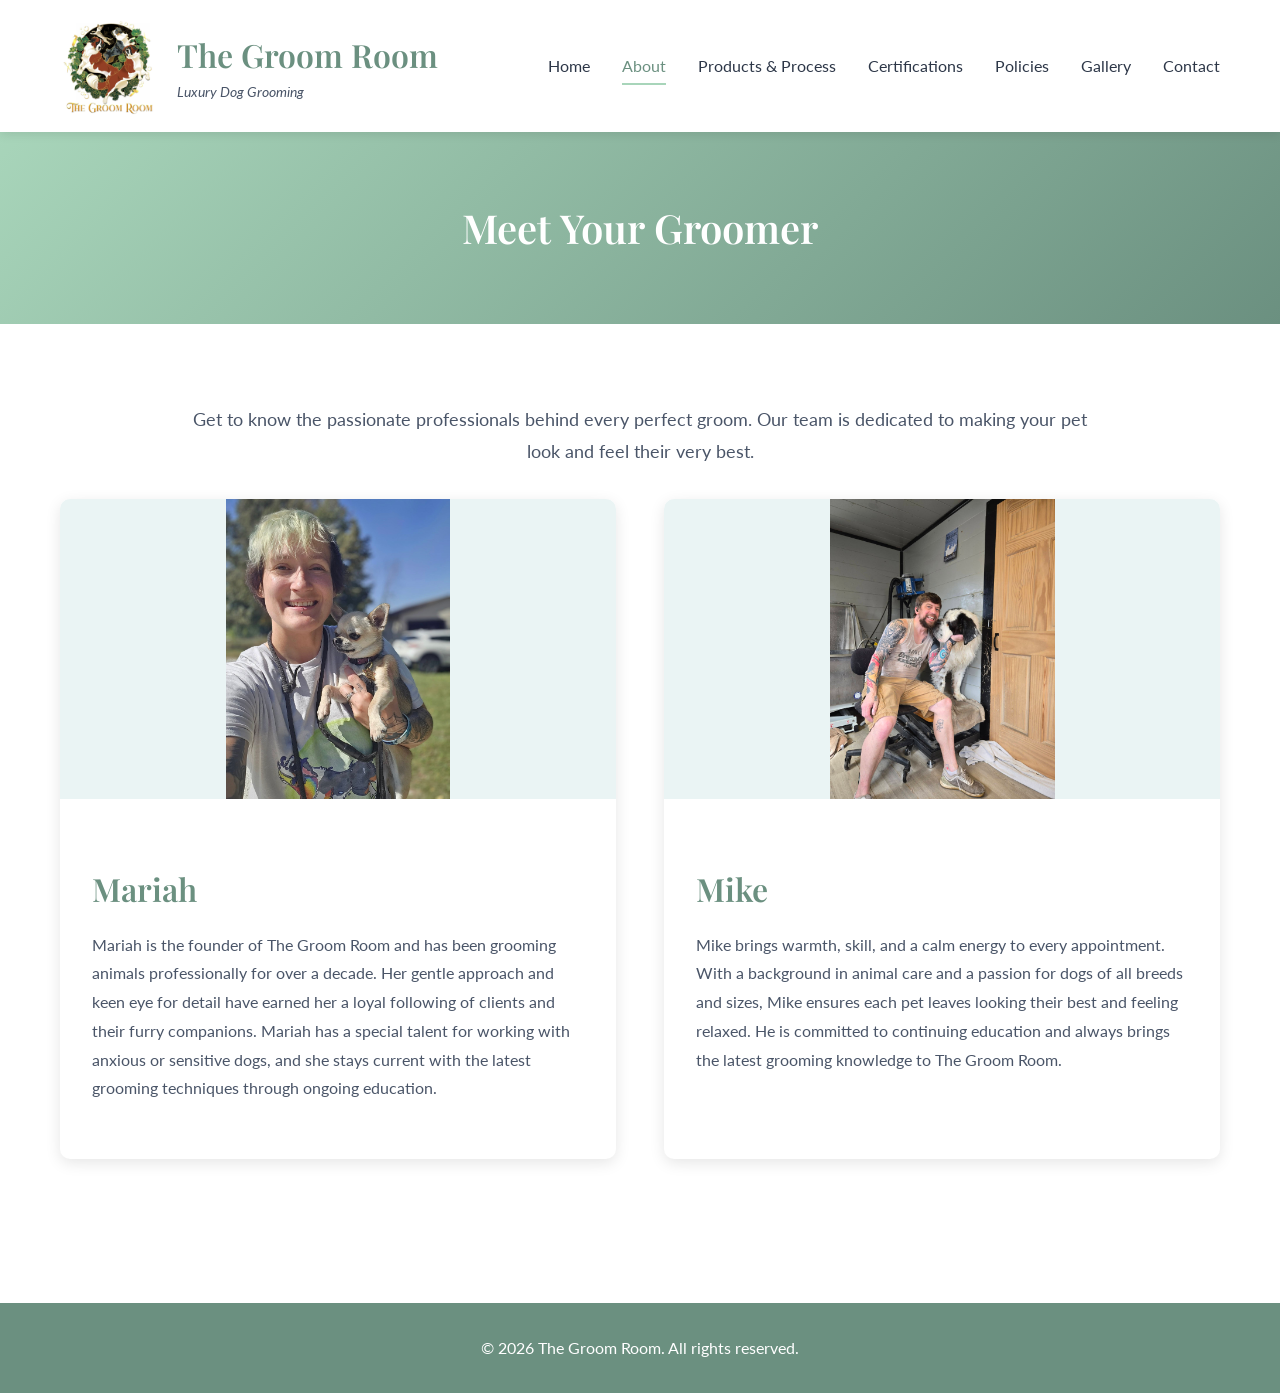
<file: meet-your-groomer.html>
<!DOCTYPE html>
<html lang="en">
<head>
    <meta charset="UTF-8">
    <meta name="viewport" content="width=device-width, initial-scale=1.0">
    <title>Meet Your Groomer - The Groom Room</title>
    <link rel="stylesheet" href="styles.css">
    <link href="https://fonts.googleapis.com/css2?family=Playfair+Display:wght@400;600;700&family=Lato:wght@300;400;700&display=swap" rel="stylesheet">
</head>
<body>
    <header>
        <div class="container">
            <div class="logo">
                <img src="Photos/logo.jpg" alt="The Groom Room Logo" class="logo-img">
                <div class="logo-text">
                    <h1>The Groom Room</h1>
                    <p class="tagline">Luxury Dog Grooming</p>
                </div>
            </div>
            <nav>
                <ul>
                    <li><a href="index.html">Home</a></li>
                    <li><a href="about.html" class="active">About</a></li>
                    <li><a href="products.html">Products &amp; Process</a></li>
                    <li><a href="certifications.html">Certifications</a></li>
                    <li><a href="policies.html">Policies</a></li>
                    <li><a href="gallery.html">Gallery</a></li>
                    <li><a href="contact.html">Contact</a></li>
                </ul>
            </nav>
        </div>
    </header>

    <section class="page-header">
        <div class="container">
            <h1>Meet Your Groomer</h1>
        </div>
    </section>

    <section class="content">
        <div class="container">
            <p class="intro-text">Get to know the passionate professionals behind every perfect groom. Our team is dedicated to making your pet look and feel their very best.</p>
            <div class="groomer-grid">
                <div class="groomer-card">
                    <div class="groomer-img-wrapper">
                        <img src="Photos/Mariah.jpg" alt="Mariah - Groomer" class="groomer-img" loading="lazy">
                    </div>
                    <div class="groomer-info">
                        <h2>Mariah</h2>
                        <p>Mariah is the founder of The Groom Room and has been grooming animals professionally for over a decade. Her gentle approach and keen eye for detail have earned her a loyal following of clients and their furry companions. Mariah has a special talent for working with anxious or sensitive dogs, and she stays current with the latest grooming techniques through ongoing education.</p>
                    </div>
                </div>
                <div class="groomer-card">
                    <div class="groomer-img-wrapper">
                        <img src="Photos/Mike.jpg" alt="Mike - Groomer" class="groomer-img" loading="lazy">
                    </div>
                    <div class="groomer-info">
                        <h2>Mike</h2>
                        <p>Mike brings warmth, skill, and a calm energy to every appointment. With a background in animal care and a passion for dogs of all breeds and sizes, Mike ensures each pet leaves looking their best and feeling relaxed. He is committed to continuing education and always brings the latest grooming knowledge to The Groom Room.</p>
                    </div>
                </div>
            </div>
        </div>
    </section>

    <footer>
        <div class="container">
            <p>&copy; 2026 The Groom Room. All rights reserved.</p>
        </div>
    </footer>
</body>
</html>
</file>
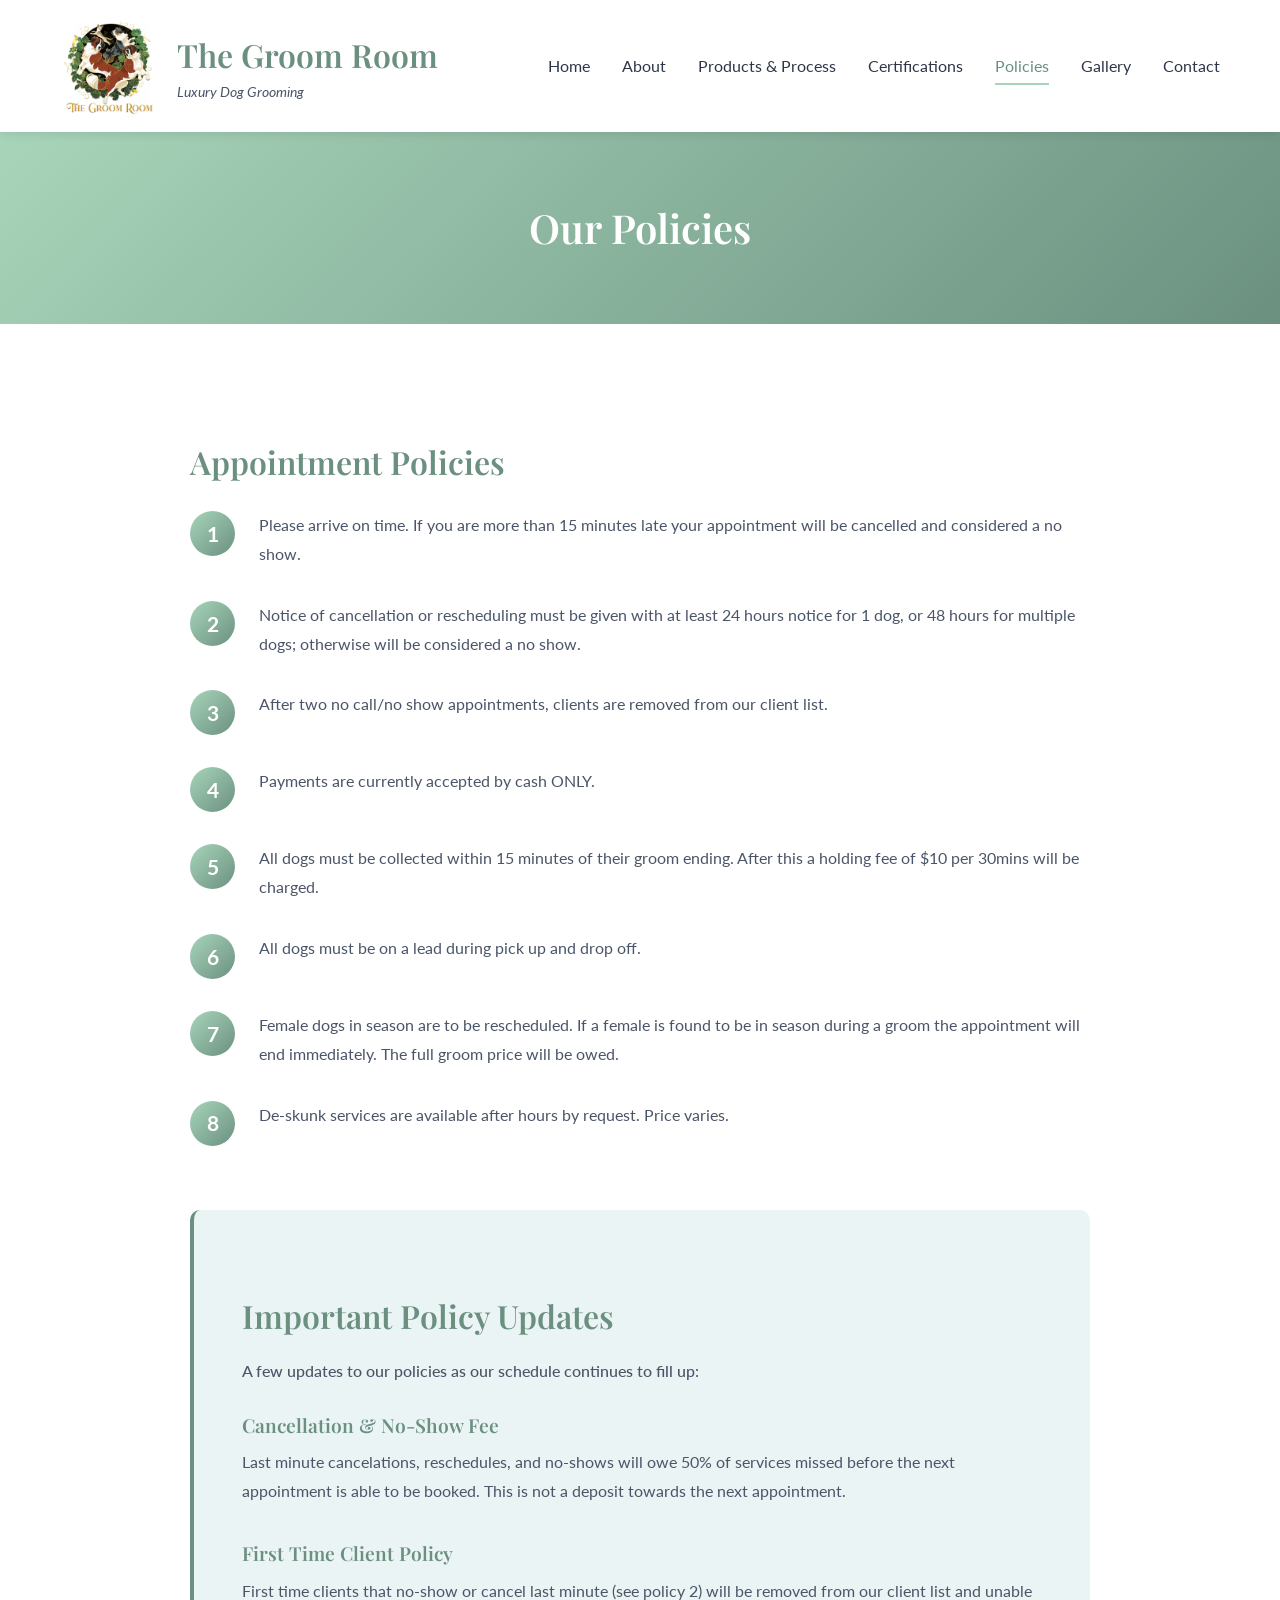
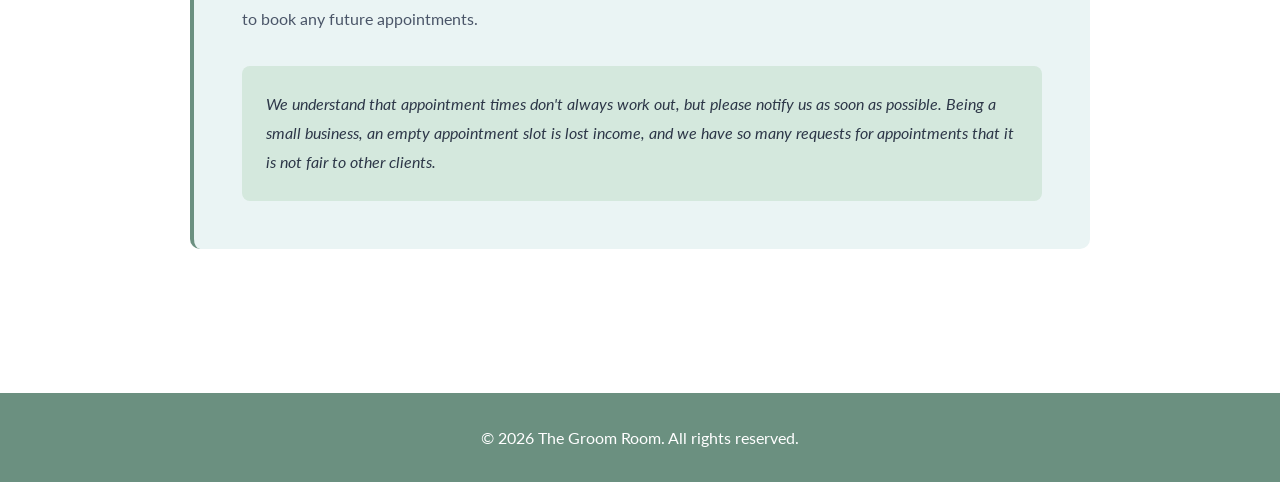
<file: policies.html>
<!DOCTYPE html>
<html lang="en">
<head>
    <meta charset="UTF-8">
    <meta name="viewport" content="width=device-width, initial-scale=1.0">
    <title>Policies - The Groom Room</title>
    <link rel="stylesheet" href="styles.css">
    <link href="https://fonts.googleapis.com/css2?family=Playfair+Display:wght@400;600;700&family=Lato:wght@300;400;700&display=swap" rel="stylesheet">
</head>
<body>
    <header>
        <div class="container">
            <div class="logo">
                <img src="Photos/logo.jpg" alt="The Groom Room Logo" class="logo-img">
                <div class="logo-text">
                    <h1>The Groom Room</h1>
                    <p class="tagline">Luxury Dog Grooming</p>
                </div>
            </div>
            <nav>
                <ul>
                    <li><a href="index.html">Home</a></li>
                    <li><a href="about.html">About</a></li>
                    <li><a href="products.html">Products & Process</a></li>
                    <li><a href="certifications.html">Certifications</a></li>
                    <li><a href="policies.html" class="active">Policies</a></li>
                    <li><a href="gallery.html">Gallery</a></li>
                    <li><a href="contact.html">Contact</a></li>
                </ul>
            </nav>
        </div>
    </header>

    <section class="page-header">
        <div class="container">
            <h1>Our Policies</h1>
        </div>
    </section>

    <section class="content">
        <div class="container">
            <div class="policies-content">
                <div class="policy-section">
                    <h2>Appointment Policies</h2>
                    
                    <div class="policy-item">
                        <div class="policy-number">1</div>
                        <div class="policy-text">
                            <p>Please arrive on time. If you are more than 15 minutes late your appointment will be cancelled and considered a no show.</p>
                        </div>
                    </div>

                    <div class="policy-item">
                        <div class="policy-number">2</div>
                        <div class="policy-text">
                            <p>Notice of cancellation or rescheduling must be given with at least 24 hours notice for 1 dog, or 48 hours for multiple dogs; otherwise will be considered a no show.</p>
                        </div>
                    </div>

                    <div class="policy-item">
                        <div class="policy-number">3</div>
                        <div class="policy-text">
                            <p>After two no call/no show appointments, clients are removed from our client list.</p>
                        </div>
                    </div>

                    <div class="policy-item">
                        <div class="policy-number">4</div>
                        <div class="policy-text">
                            <p>Payments are currently accepted by cash ONLY.</p>
                        </div>
                    </div>

                    <div class="policy-item">
                        <div class="policy-number">5</div>
                        <div class="policy-text">
                            <p>All dogs must be collected within 15 minutes of their groom ending. After this a holding fee of $10 per 30mins will be charged.</p>
                        </div>
                    </div>

                    <div class="policy-item">
                        <div class="policy-number">6</div>
                        <div class="policy-text">
                            <p>All dogs must be on a lead during pick up and drop off.</p>
                        </div>
                    </div>

                    <div class="policy-item">
                        <div class="policy-number">7</div>
                        <div class="policy-text">
                            <p>Female dogs in season are to be rescheduled. If a female is found to be in season during a groom the appointment will end immediately. The full groom price will be owed.</p>
                        </div>
                    </div>

                    <div class="policy-item">
                        <div class="policy-number">8</div>
                        <div class="policy-text">
                            <p>De-skunk services are available after hours by request. Price varies.</p>
                        </div>
                    </div>
                </div>

                <div class="policy-update">
                    <h2>Important Policy Updates</h2>
                    <p class="policy-intro">A few updates to our policies as our schedule continues to fill up:</p>
                    
                    <div class="policy-update-item">
                        <h3>Cancellation & No-Show Fee</h3>
                        <p>Last minute cancelations, reschedules, and no-shows will owe 50% of services missed before the next appointment is able to be booked. This is not a deposit towards the next appointment.</p>
                    </div>

                    <div class="policy-update-item">
                        <h3>First Time Client Policy</h3>
                        <p>First time clients that no-show or cancel last minute (see policy 2) will be removed from our client list and unable to book any future appointments.</p>
                    </div>

                    <div class="policy-note">
                        <p>We understand that appointment times don't always work out, but please notify us as soon as possible. Being a small business, an empty appointment slot is lost income, and we have so many requests for appointments that it is not fair to other clients.</p>
                    </div>
                </div>
            </div>
        </div>
    </section>

    <footer>
        <div class="container">
            <p>&copy; 2026 The Groom Room. All rights reserved.</p>
        </div>
    </footer>
</body>
</html>
</file>
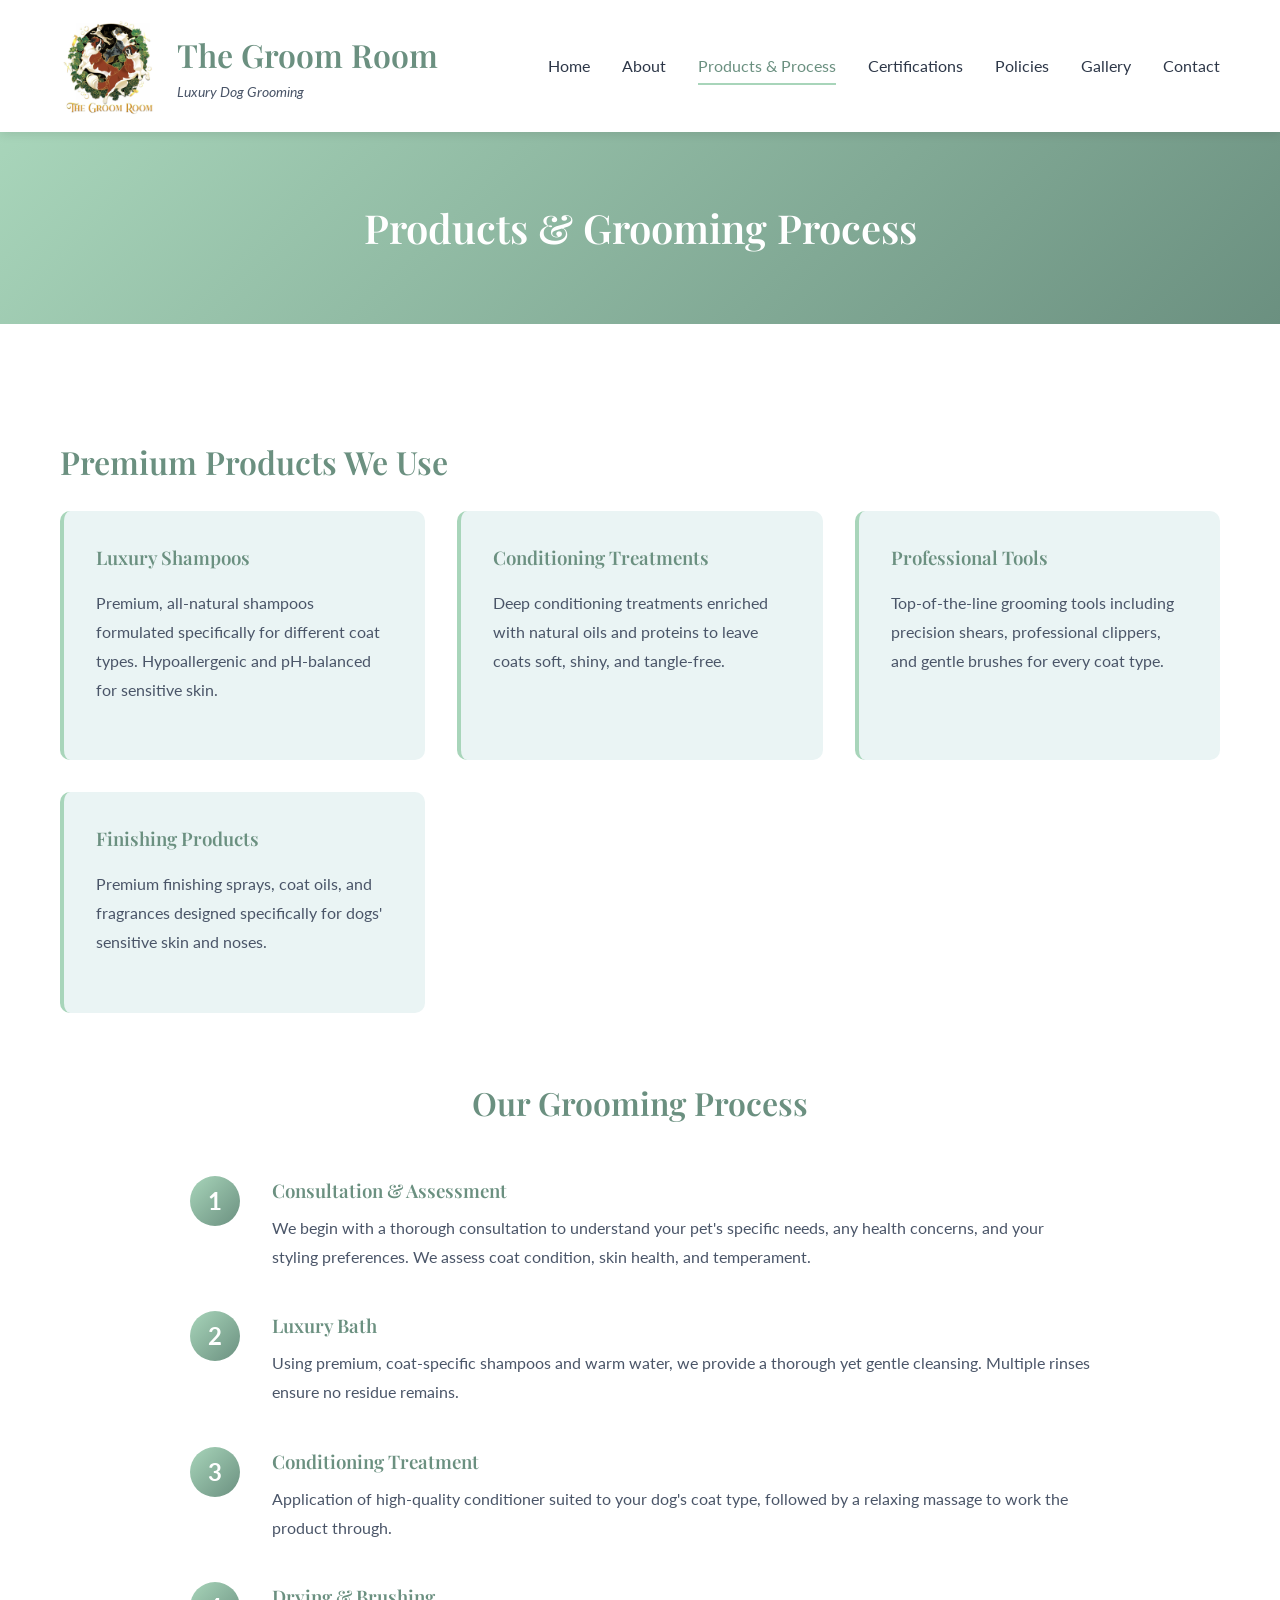
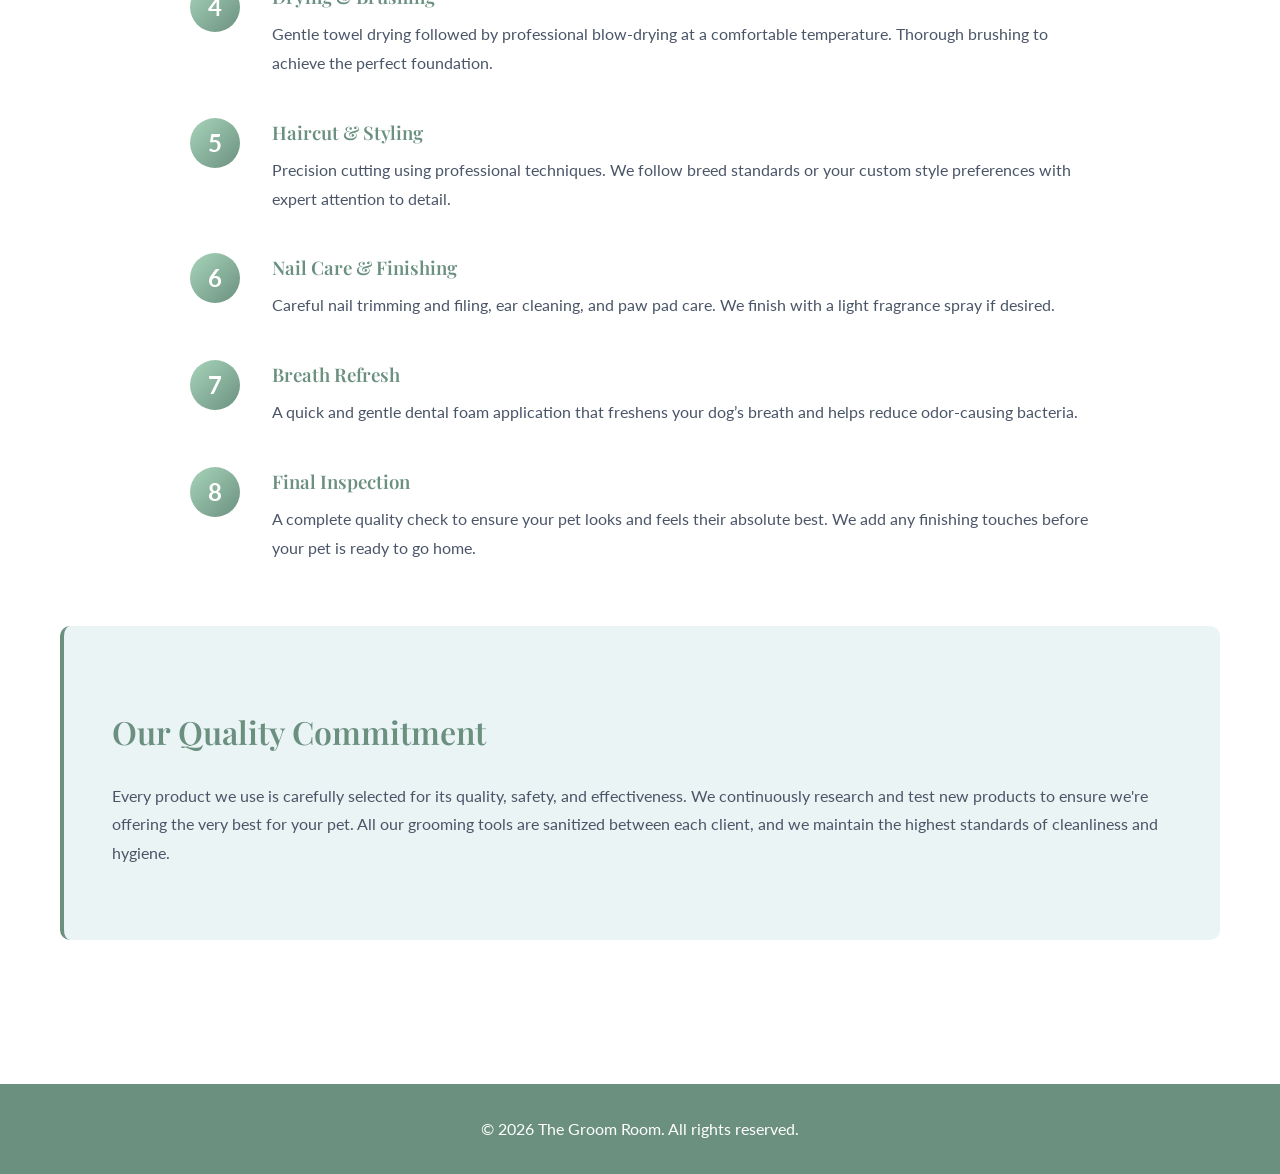
<file: products.html>
<!DOCTYPE html>
<html lang="en">
<head>
    <meta charset="UTF-8">
    <meta name="viewport" content="width=device-width, initial-scale=1.0">
    <title>Products & Process - The Groom Room</title>
    <link rel="stylesheet" href="styles.css">
    <link href="https://fonts.googleapis.com/css2?family=Playfair+Display:wght@400;600;700&family=Lato:wght@300;400;700&display=swap" rel="stylesheet">
</head>
<body>
    <header>
        <div class="container">
            <div class="logo">
                <img src="Photos/logo.jpg" alt="The Groom Room Logo" class="logo-img">
                <div class="logo-text">
                    <h1>The Groom Room</h1>
                    <p class="tagline">Luxury Dog Grooming</p>
                </div>
            </div>
            <nav>
                <ul>
                    <li><a href="index.html">Home</a></li>
                    <li><a href="about.html">About</a></li>
                    <li><a href="products.html" class="active">Products & Process</a></li>
                    <li><a href="certifications.html">Certifications</a></li>
                    <li><a href="policies.html">Policies</a></li>
                    <li><a href="gallery.html">Gallery</a></li>
                    <li><a href="contact.html">Contact</a></li>
                </ul>
            </nav>
        </div>
    </header>

    <section class="page-header">
        <div class="container">
            <h1>Products & Grooming Process</h1>
        </div>
    </section>

    <section class="content">
        <div class="container">
            <h2>Premium Products We Use</h2>
            <div class="product-grid">
                <div class="product-card">
                    <h3>Luxury Shampoos</h3>
                    <p>Premium, all-natural shampoos formulated specifically for different coat types. Hypoallergenic and pH-balanced for sensitive skin.</p>
                </div>
                <div class="product-card">
                    <h3>Conditioning Treatments</h3>
                    <p>Deep conditioning treatments enriched with natural oils and proteins to leave coats soft, shiny, and tangle-free.</p>
                </div>
                <div class="product-card">
                    <h3>Professional Tools</h3>
                    <p>Top-of-the-line grooming tools including precision shears, professional clippers, and gentle brushes for every coat type.</p>
                </div>
                <div class="product-card">
                    <h3>Finishing Products</h3>
                    <p>Premium finishing sprays, coat oils, and fragrances designed specifically for dogs' sensitive skin and noses.</p>
                </div>
            </div>

            <h2 class="process-title">Our Grooming Process</h2>
            <div class="process-steps">
                <div class="step">
                    <div class="step-number">1</div>
                    <div class="step-content">
                        <h3>Consultation & Assessment</h3>
                        <p>We begin with a thorough consultation to understand your pet's specific needs, any health concerns, and your styling preferences. We assess coat condition, skin health, and temperament.</p>
                    </div>
                </div>
                <div class="step">
                    <div class="step-number">2</div>
                    <div class="step-content">
                        <h3>Luxury Bath</h3>
                        <p>Using premium, coat-specific shampoos and warm water, we provide a thorough yet gentle cleansing. Multiple rinses ensure no residue remains.</p>
                    </div>
                </div>
                <div class="step">
                    <div class="step-number">3</div>
                    <div class="step-content">
                        <h3>Conditioning Treatment</h3>
                        <p>Application of high-quality conditioner suited to your dog's coat type, followed by a relaxing massage to work the product through.</p>
                    </div>
                </div>
                <div class="step">
                    <div class="step-number">4</div>
                    <div class="step-content">
                        <h3>Drying & Brushing</h3>
                        <p>Gentle towel drying followed by professional blow-drying at a comfortable temperature. Thorough brushing to achieve the perfect foundation.</p>
                    </div>
                </div>
                <div class="step">
                    <div class="step-number">5</div>
                    <div class="step-content">
                        <h3>Haircut & Styling</h3>
                        <p>Precision cutting using professional techniques. We follow breed standards or your custom style preferences with expert attention to detail.</p>
                    </div>
                </div>
                <div class="step">
                    <div class="step-number">6</div>
                    <div class="step-content">
                        <h3>Nail Care & Finishing</h3>
                        <p>Careful nail trimming and filing, ear cleaning, and paw pad care. We finish with a light fragrance spray if desired.</p>
                    </div>
                </div>
                <div class="step">
                    <div class="step-number">7</div>
                    <div class="step-content">
                        <h3>Breath Refresh</h3>
                        <p>A quick and gentle dental foam application that freshens your dog’s breath and helps reduce odor-causing bacteria.</p>
                    </div>
                </div>
                <div class="step">
                    <div class="step-number">8</div>
                    <div class="step-content">
                        <h3>Final Inspection</h3>
                        <p>A complete quality check to ensure your pet looks and feels their absolute best. We add any finishing touches before your pet is ready to go home.</p>
                    </div>
                </div>
            </div>

            <div class="quality-commitment">
                <h2>Our Quality Commitment</h2>
                <p>Every product we use is carefully selected for its quality, safety, and effectiveness. We continuously research and test new products to ensure we're offering the very best for your pet. All our grooming tools are sanitized between each client, and we maintain the highest standards of cleanliness and hygiene.</p>
            </div>
        </div>
    </section>

    <footer>
        <div class="container">
            <p>&copy; 2026 The Groom Room. All rights reserved.</p>
        </div>
    </footer>
</body>
</html>
</file>
<file: styles.css>
/* Reset and Base Styles */
* {
    margin: 0;
    padding: 0;
    box-sizing: border-box;
}

:root {
    --primary-green: #a8d5ba;
    --dark-green: #6b9080;
    --light-green: #d4e8dd;
    --lightest-green: #eaf4f4;
    --text-dark: #2d3748;
    --text-light: #4a5568;
    --white: #ffffff;
    --shadow: rgba(0, 0, 0, 0.1);
}

body {
    font-family: 'Lato', sans-serif;
    color: var(--text-dark);
    line-height: 1.6;
    background-color: var(--white);
}

h1, h2, h3, h4, h5, h6 {
    font-family: 'Playfair Display', serif;
    font-weight: 600;
    color: var(--text-dark);
}

.container {
    max-width: 1200px;
    margin: 0 auto;
    padding: 0 20px;
}

/* Header */
header {
    background-color: var(--white);
    box-shadow: 0 2px 10px var(--shadow);
    position: sticky;
    top: 0;
    z-index: 1000;
    padding: 1rem 0;
}

header .container {
    display: flex;
    justify-content: space-between;
    align-items: center;
}

.about-img {
    width: min(90vw, 700px);
    height: auto;
    display: block;
    margin: 0 auto;
}

.logo {
    display: flex;
    align-items: center;
    gap: 1rem;
}

.logo-img {
    height: 100px;
    width: auto;
    border-radius: 8px;
}
.logo2-img {
    width: min(90vw, 500px);
    height: auto;
    border-radius: 8px;
    display: block;
    margin: 0 auto;
}
.logo-text h1 {
    font-size: 2rem;
    color: var(--dark-green);
    margin-bottom: 0;
}

.tagline {
    font-size: 0.9rem;
    color: var(--text-light);
    font-style: italic;
}

nav ul {
    list-style: none;
    display: flex;
    gap: 2rem;
}

nav a {
    text-decoration: none;
    color: var(--text-dark);
    font-weight: 400;
    transition: color 0.3s;
    padding: 0.5rem 0;
}

nav a:hover,
nav a.active {
    color: var(--dark-green);
    border-bottom: 2px solid var(--primary-green);
}

/* Hero Section */
.hero {
    background: linear-gradient(135deg, var(--primary-green) 0%, var(--dark-green) 100%);
    color: var(--white);
    padding: 8rem 2rem;
    text-align: center;
}

.hero-content h2 {
    font-size: 3rem;
    margin-bottom: 1rem;
    color: var(--white);
}

.hero-content p {
    font-size: 1.3rem;
    margin-bottom: 2rem;
}

/* Buttons */
.btn {
    display: inline-block;
    background-color: var(--white);
    color: var(--dark-green);
    padding: 1rem 2.5rem;
    text-decoration: none;
    border-radius: 50px;
    font-weight: 600;
    transition: all 0.3s;
    border: 2px solid var(--white);
}

.btn:hover {
    background-color: transparent;
    color: var(--white);
    transform: translateY(-2px);
}

/* Services Section */
.services {
    padding: 5rem 0;
    background-color: var(--lightest-green);
}

.services h2 {
    text-align: center;
    font-size: 2.5rem;
    margin-bottom: 3rem;
    color: var(--dark-green);
}

.service-grid {
    display: grid;
    grid-template-columns: repeat(auto-fit, minmax(250px, 1fr));
    gap: 2rem;
}

.service-card {
    background-color: var(--white);
    padding: 2rem;
    border-radius: 10px;
    box-shadow: 0 4px 15px var(--shadow);
    transition: transform 0.3s;
}

.service-card:hover {
    transform: translateY(-5px);
}

.service-card h3 {
    color: var(--dark-green);
    margin-bottom: 1rem;
    font-size: 1.5rem;
}

.service-card p {
    color: var(--text-light);
}

/* Location Section */
.location {
    padding: 5rem 0;
    background-color: var(--white);
}

.location h2 {
    text-align: center;
    font-size: 2.5rem;
    margin-bottom: 3rem;
    color: var(--dark-green);
}

.location-info {
    display: grid;
    grid-template-columns: repeat(auto-fit, minmax(300px, 1fr));
    gap: 3rem;
    text-align: center;
}

.location-info h3 {
    color: var(--dark-green);
    margin-bottom: 1rem;
    font-size: 1.5rem;
}

.location-info p {
    color: var(--text-light);
    font-size: 1.1rem;
}

.location-info a {
    color: var(--dark-green);
    text-decoration: none;
    font-weight: 600;
}

.location-info a:hover {
    color: var(--primary-green);
}

/* Page Header */
.page-header {
    background: linear-gradient(135deg, var(--primary-green) 0%, var(--dark-green) 100%);
    color: var(--white);
    padding: 4rem 2rem;
    text-align: center;
}

.page-header h1 {
    font-size: 2.5rem;
    color: var(--white);
}

/* Content Section */
.content {
    padding: 5rem 0;
}

.content h2 {
    color: var(--dark-green);
    font-size: 2rem;
    margin: 2rem 0 1.5rem;
}

.content p {
    color: var(--text-light);
    margin-bottom: 1.5rem;
    line-height: 1.8;
}

/* About Page */
.about-content {
    max-width: 900px;
    margin: 0 auto;
}

.about-text {
    font-size: 1.1rem;
}

.features-list {
    list-style: none;
    padding-left: 0;
}

.features-list li {
    padding: 0.8rem 0;
    padding-left: 2rem;
    position: relative;
    color: var(--text-light);
}

.features-list li:before {
    content: "✓";
    position: absolute;
    left: 0;
    color: var(--primary-green);
    font-weight: bold;
    font-size: 1.2rem;
}

/* Products & Process Page */
.product-grid {
    display: grid;
    grid-template-columns: repeat(auto-fit, minmax(280px, 1fr));
    gap: 2rem;
    margin-bottom: 4rem;
}

.product-card {
    background-color: var(--lightest-green);
    padding: 2rem;
    border-radius: 10px;
    border-left: 4px solid var(--primary-green);
}

.product-card h3 {
    color: var(--dark-green);
    margin-bottom: 1rem;
}

.process-title {
    text-align: center;
    margin-top: 4rem;
}

.process-steps {
    max-width: 900px;
    margin: 3rem auto;
}

.step {
    display: flex;
    gap: 2rem;
    margin-bottom: 2.5rem;
    align-items: flex-start;
}

.step-number {
    background: linear-gradient(135deg, var(--primary-green) 0%, var(--dark-green) 100%);
    color: var(--white);
    width: 50px;
    height: 50px;
    border-radius: 50%;
    display: flex;
    align-items: center;
    justify-content: center;
    font-size: 1.5rem;
    font-weight: bold;
    flex-shrink: 0;
}

.step-content h3 {
    color: var(--dark-green);
    margin-bottom: 0.5rem;
}

.step-content p {
    margin-bottom: 0;
}

.quality-commitment {
    background-color: var(--lightest-green);
    padding: 3rem;
    border-radius: 10px;
    margin-top: 4rem;
    border-left: 4px solid var(--dark-green);
}

/* Certifications Page */
.intro-text {
    max-width: 900px;
    margin: 0 auto 3rem;
    text-align: center;
    font-size: 1.1rem;
}

.certifications-grid {
    display: grid;
    grid-template-columns: repeat(auto-fit, minmax(350px, 1fr));
    gap: 2rem;
    margin-bottom: 4rem;
}

.cert-card {
    background-color: var(--white);
    padding: 2rem;
    border-radius: 10px;
    box-shadow: 0 4px 15px var(--shadow);
    border-top: 4px solid var(--primary-green);
}

.cert-card h3 {
    color: var(--dark-green);
    margin-bottom: 0.5rem;
    font-size: 1.3rem;
}

.cert-card p:first-of-type {
    color: var(--dark-green);
    font-weight: 600;
    margin-bottom: 1rem;
}

.education-section,
.memberships {
    max-width: 900px;
    margin: 3rem auto;
}

/* Contact Page */
.contact-layout {
    display: grid;
    grid-template-columns: 1fr 1.5fr;
    gap: 4rem;
    max-width: 1100px;
    margin: 0 auto;
}

.contact-info h2 {
    color: var(--dark-green);
    margin-bottom: 1rem;
}

.contact-details {
    margin-top: 3rem;
}

.contact-item {
    margin-bottom: 2rem;
}

.contact-item h3 {
    color: var(--dark-green);
    margin-bottom: 0.5rem;
    font-size: 1.2rem;
}

.contact-item a {
    color: var(--dark-green);
    text-decoration: none;
    font-weight: 600;
}

.contact-item a:hover {
    color: var(--primary-green);
}

/* Contact Form */
.contact-form-container {
    background-color: var(--lightest-green);
    padding: 2.5rem;
    border-radius: 10px;
}

.contact-form-container h2 {
    color: var(--dark-green);
    margin-bottom: 1.5rem;
}

.form-group {
    margin-bottom: 1.5rem;
}

.form-group label {
    display: block;
    margin-bottom: 0.5rem;
    color: var(--text-dark);
    font-weight: 500;
}

.form-group input,
.form-group select,
.form-group textarea {
    width: 100%;
    padding: 0.8rem;
    border: 1px solid var(--primary-green);
    border-radius: 5px;
    font-family: 'Lato', sans-serif;
    font-size: 1rem;
    background-color: var(--white);
}

.form-group input:focus,
.form-group select:focus,
.form-group textarea:focus {
    outline: none;
    border-color: var(--dark-green);
    box-shadow: 0 0 0 3px rgba(168, 213, 186, 0.3);
}

.contact-form .btn {
    width: 100%;
    background-color: var(--dark-green);
    color: var(--white);
    border: 2px solid var(--dark-green);
    cursor: pointer;
    font-size: 1.1rem;
}

.contact-form .btn:hover {
    background-color: var(--primary-green);
    border-color: var(--primary-green);
}

.form-message {
    margin-top: 1.5rem;
    padding: 1rem;
    border-radius: 5px;
    display: none;
}

.form-message.success {
    background-color: var(--light-green);
    color: var(--dark-green);
    border: 1px solid var(--primary-green);
}

/* Facebook Message Section */
.facebook-message-box {
    text-align: center;
    padding: 3rem 2rem;
    background-color: var(--white);
    border-radius: 8px;
    margin: 2rem 0;
}

.facebook-message-intro {
    color: var(--text-light);
    margin-bottom: 2rem;
    font-size: 1.1rem;
}

.facebook-btn {
    background: linear-gradient(135deg, #1877f2 0%, #0d5dbf 100%);
    color: var(--white);
    border: 2px solid #1877f2;
    padding: 1.2rem 3rem;
    font-size: 1.1rem;
    display: inline-block;
}

.facebook-btn:hover {
    background: linear-gradient(135deg, #0d5dbf 0%, #1877f2 100%);
    transform: translateY(-2px);
}

.contact-alternative {
    text-align: center;
    padding: 2rem;
    background-color: var(--lightest-green);
    border-radius: 8px;
    margin-top: 2rem;
}

.contact-alternative p {
    margin: 0;
    color: var(--text-dark);
    font-size: 1.05rem;
}

.contact-alternative a {
    color: var(--dark-green);
    font-weight: 600;
    text-decoration: none;
}

.contact-alternative a:hover {
    color: var(--primary-green);
}

/* Footer */
footer {
    background-color: var(--dark-green);
    color: var(--white);
    text-align: center;
    padding: 2rem 0;
    margin-top: 4rem;
}

footer p {
    margin: 0;
    color: var(--white);
}

/* Responsive Design */
@media (max-width: 768px) {
    header .container {
        flex-direction: column;
        gap: 1rem;
    }

    nav ul {
        flex-wrap: wrap;
        justify-content: center;
        gap: 1rem;
    }

    .hero-content h2 {
        font-size: 2rem;
    }

    .hero-content p {
        font-size: 1.1rem;
    }

    .service-grid,
    .product-grid,
    .certifications-grid {
        grid-template-columns: 1fr;
    }

    .location-info {
        grid-template-columns: 1fr;
    }

    .contact-layout {
        grid-template-columns: 1fr;
        gap: 2rem;
    }

    .step {
        flex-direction: column;
        gap: 1rem;
    }
}

@media (max-width: 480px) {
    .logo-img {
        height: 45px;
    }
    
    .logo-text h1 {
        font-size: 1.5rem;
    }

    .hero {
        padding: 4rem 1rem;
    }

    .hero-content h2 {
        font-size: 1.5rem;
    }

    nav ul {
        gap: 0.5rem;
    }

    nav a {
        font-size: 0.9rem;
    }
}

/* Policies Page */
.policies-content {
    max-width: 900px;
    margin: 0 auto;
}

.policy-section {
    margin-bottom: 4rem;
}

.policy-item {
    display: flex;
    gap: 1.5rem;
    margin-bottom: 2rem;
    align-items: flex-start;
}

.policy-number {
    background: linear-gradient(135deg, var(--primary-green) 0%, var(--dark-green) 100%);
    color: var(--white);
    width: 45px;
    height: 45px;
    border-radius: 50%;
    display: flex;
    align-items: center;
    justify-content: center;
    font-size: 1.3rem;
    font-weight: bold;
    flex-shrink: 0;
}

.policy-text p {
    margin: 0;
    color: var(--text-light);
    line-height: 1.8;
}

.policy-update {
    background-color: var(--lightest-green);
    padding: 3rem;
    border-radius: 10px;
    border-left: 4px solid var(--dark-green);
}

.policy-update h2 {
    color: var(--dark-green);
    margin-bottom: 1rem;
}

.policy-intro {
    color: var(--text-dark);
    font-weight: 500;
    margin-bottom: 2rem;
}

.policy-update-item {
    margin-bottom: 2rem;
}

.policy-update-item h3 {
    color: var(--dark-green);
    margin-bottom: 0.5rem;
    font-size: 1.2rem;
}

.policy-update-item p {
    color: var(--text-light);
    margin: 0;
}

.policy-note {
    background-color: var(--light-green);
    padding: 1.5rem;
    border-radius: 8px;
    margin-top: 2rem;
}

.policy-note p {
    margin: 0;
    color: var(--text-dark);
    font-style: italic;
}

/* Gallery Page */
.gallery-intro {
    text-align: center;
    max-width: 800px;
    margin: 0 auto 3rem;
    font-size: 1.1rem;
    color: var(--text-light);
}

.gallery-grid {
    display: grid;
    grid-template-columns: repeat(auto-fill, minmax(300px, 1fr));
    gap: 2rem;
    margin-bottom: 4rem;
}

.gallery-item {
    background-color: var(--white);
    border-radius: 10px;
    overflow: hidden;
    box-shadow: 0 4px 15px var(--shadow);
    transition: transform 0.3s;
}

.gallery-item:hover {
    transform: translateY(-5px);
}
.gallery-placeholder {
    height: 300px;
    overflow: hidden;
}

.gallery-placeholder img {
    width: 100%;
    height: 100%;
    object-fit: cover;
    object-position: center;
    display: block;
}

.gallery-placeholder2 img {
    width: 100%;
    height: 100%;
    object-fit: cover;
    object-position: center top;
    display: block;
}

.gallery-caption {
    padding: 1.5rem;
    background-color: var(--white);
}

.gallery-caption p {
    margin: 0;
    color: var(--text-light);
    text-align: center;
}

.gallery-note {
    background-color: var(--lightest-green);
    padding: 3rem;
    border-radius: 10px;
    text-align: center;
    border-left: 4px solid var(--primary-green);
}

.gallery-note h2 {
    color: var(--dark-green);
    margin-bottom: 1rem;
}

.gallery-note p {
    color: var(--text-light);
    margin: 0;
}

.gallery-note a {
    color: var(--dark-green);
    font-weight: 600;
    text-decoration: none;
}

.gallery-note a:hover {
    color: var(--primary-green);
}

.btn-dark {
    background-color: var(--dark-green);
    color: var(--white);
    border-color: var(--dark-green);
}

.btn-dark:hover {
    background-color: transparent;
    color: var(--dark-green);
}

/* Meet Your Groomer Page */
.groomer-grid {
    display: grid;
    grid-template-columns: repeat(auto-fit, minmax(300px, 1fr));
    gap: 3rem;
    margin-top: 2rem;
}

.groomer-card {
    background-color: var(--white);
    border-radius: 10px;
    box-shadow: 0 4px 15px var(--shadow);
    overflow: hidden;
    text-align: center;
}

.groomer-img-wrapper {
    width: 100%;
    height: 300px;
    background-color: var(--lightest-green);
    display: flex;
    align-items: center;
    justify-content: center;
    overflow: hidden;
}

.groomer-img {
    width: auto;
    height: 100%;
    object-fit: cover;
    display: block;
}

.groomer-img-placeholder {
    color: var(--text-light);
    font-style: italic;
    font-size: 0.95rem;
}

.groomer-info {
    padding: 2rem;
    text-align: left;
}

.groomer-info h2 {
    color: var(--dark-green);
    margin-bottom: 1rem;
}

/* Reviews Section */
.reviews-section {
    margin-top: 4rem;
    padding-top: 3rem;
    border-top: 2px solid var(--light-green);
}

.reviews-section h2 {
    color: var(--dark-green);
    text-align: center;
    font-size: 2rem;
    margin-bottom: 0.5rem;
}

.reviews-intro {
    text-align: center;
    color: var(--text-light);
    font-size: 1.1rem;
    margin-bottom: 3rem;
}

.reviews-grid {
    display: grid;
    grid-template-columns: repeat(auto-fit, minmax(300px, 1fr));
    gap: 2rem;
    margin-bottom: 2rem;
}

.review-card {
    background-color: var(--white);
    padding: 2rem;
    border-radius: 10px;
    box-shadow: 0 4px 15px var(--shadow);
    border-left: 4px solid var(--primary-green);
    transition: transform 0.3s;
}

.review-card:hover {
    transform: translateY(-3px);
}

.review-stars {
    color: var(--primary-green);
    font-size: 1.2rem;
    margin-bottom: 1rem;
}

.review-text {
    color: var(--text-light);
    font-style: italic;
    line-height: 1.6;
    margin-bottom: 1rem;
}

.review-author {
    color: var(--dark-green);
    font-weight: 600;
    text-align: right;
    margin: 0;
}

.reviews-footer {
    background-color: var(--lightest-green);
    padding: 2rem;
    border-radius: 8px;
    text-align: center;
    margin-top: 2rem;
}

.reviews-footer p {
    margin: 0;
    color: var(--text-dark);
}

.reviews-footer a {
    color: var(--dark-green);
    font-weight: 600;
    text-decoration: none;
}

.reviews-footer a:hover {
    color: var(--primary-green);
}
</file>
